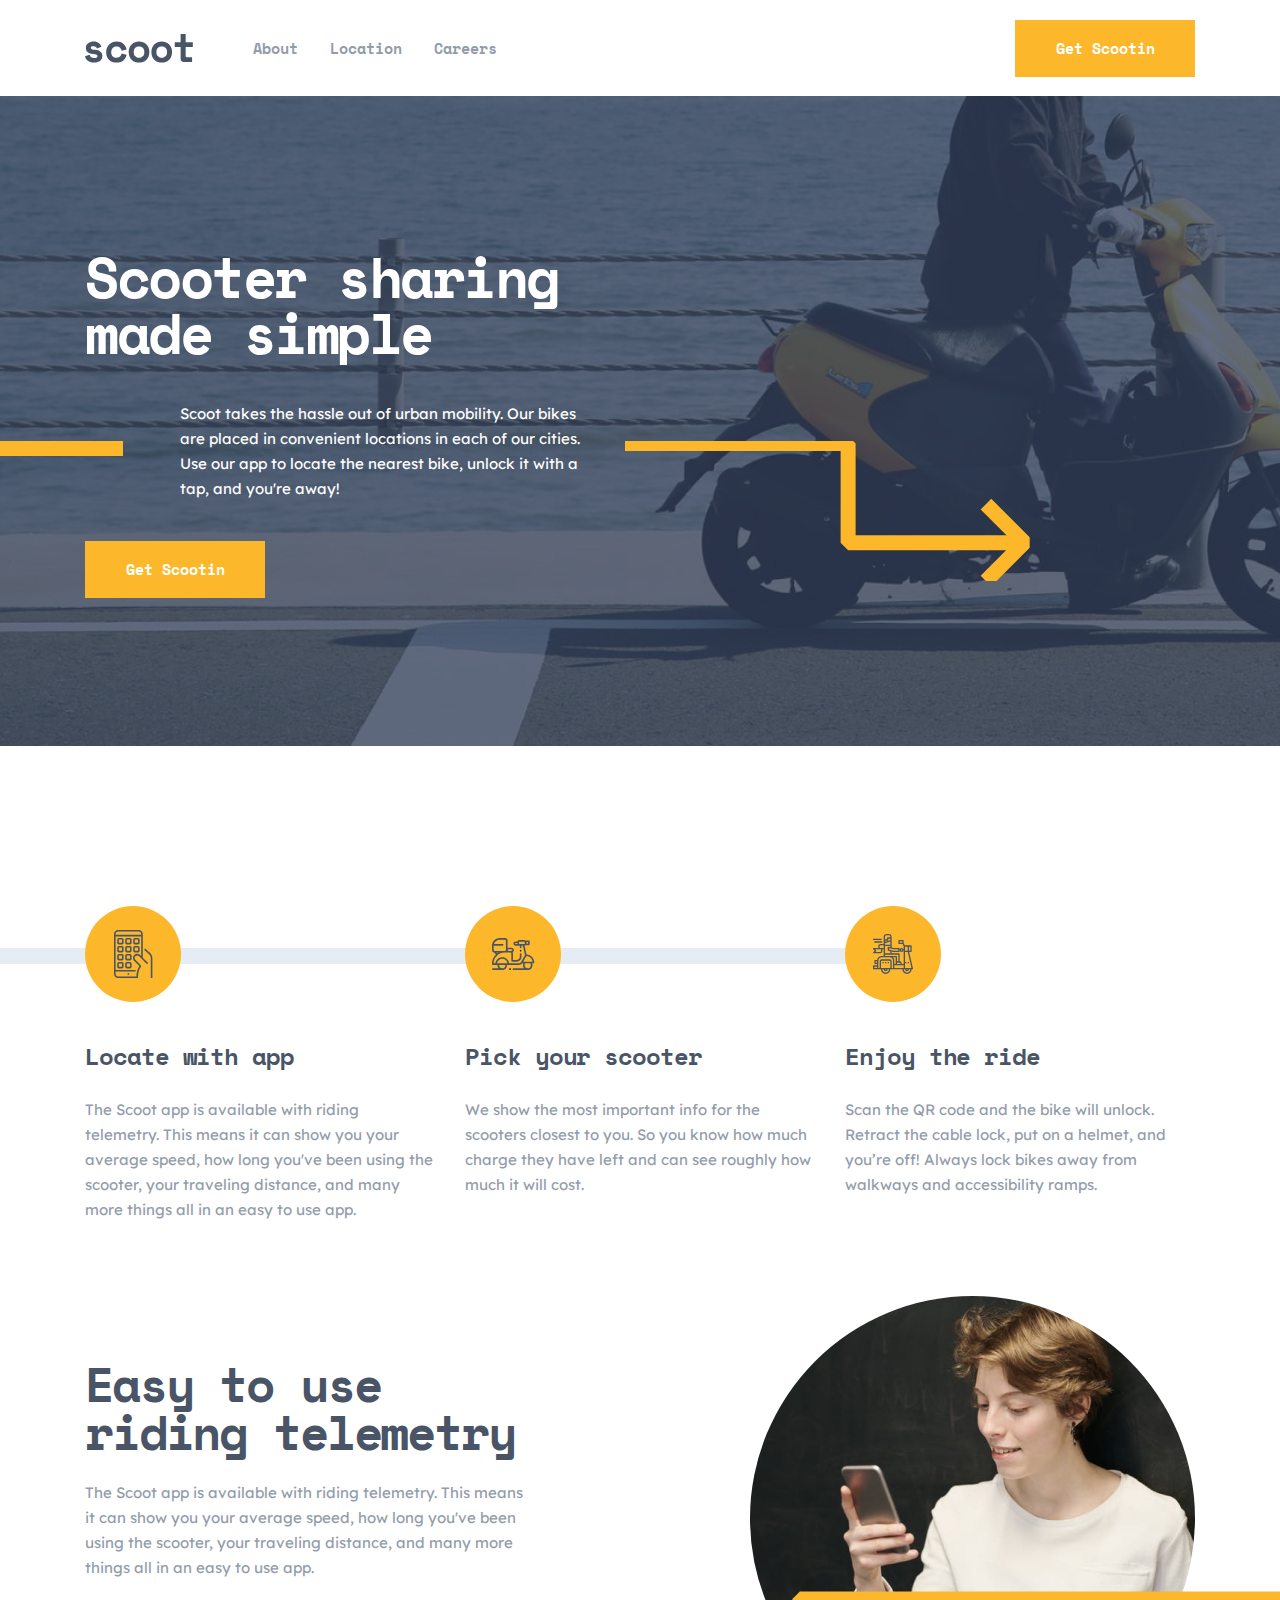
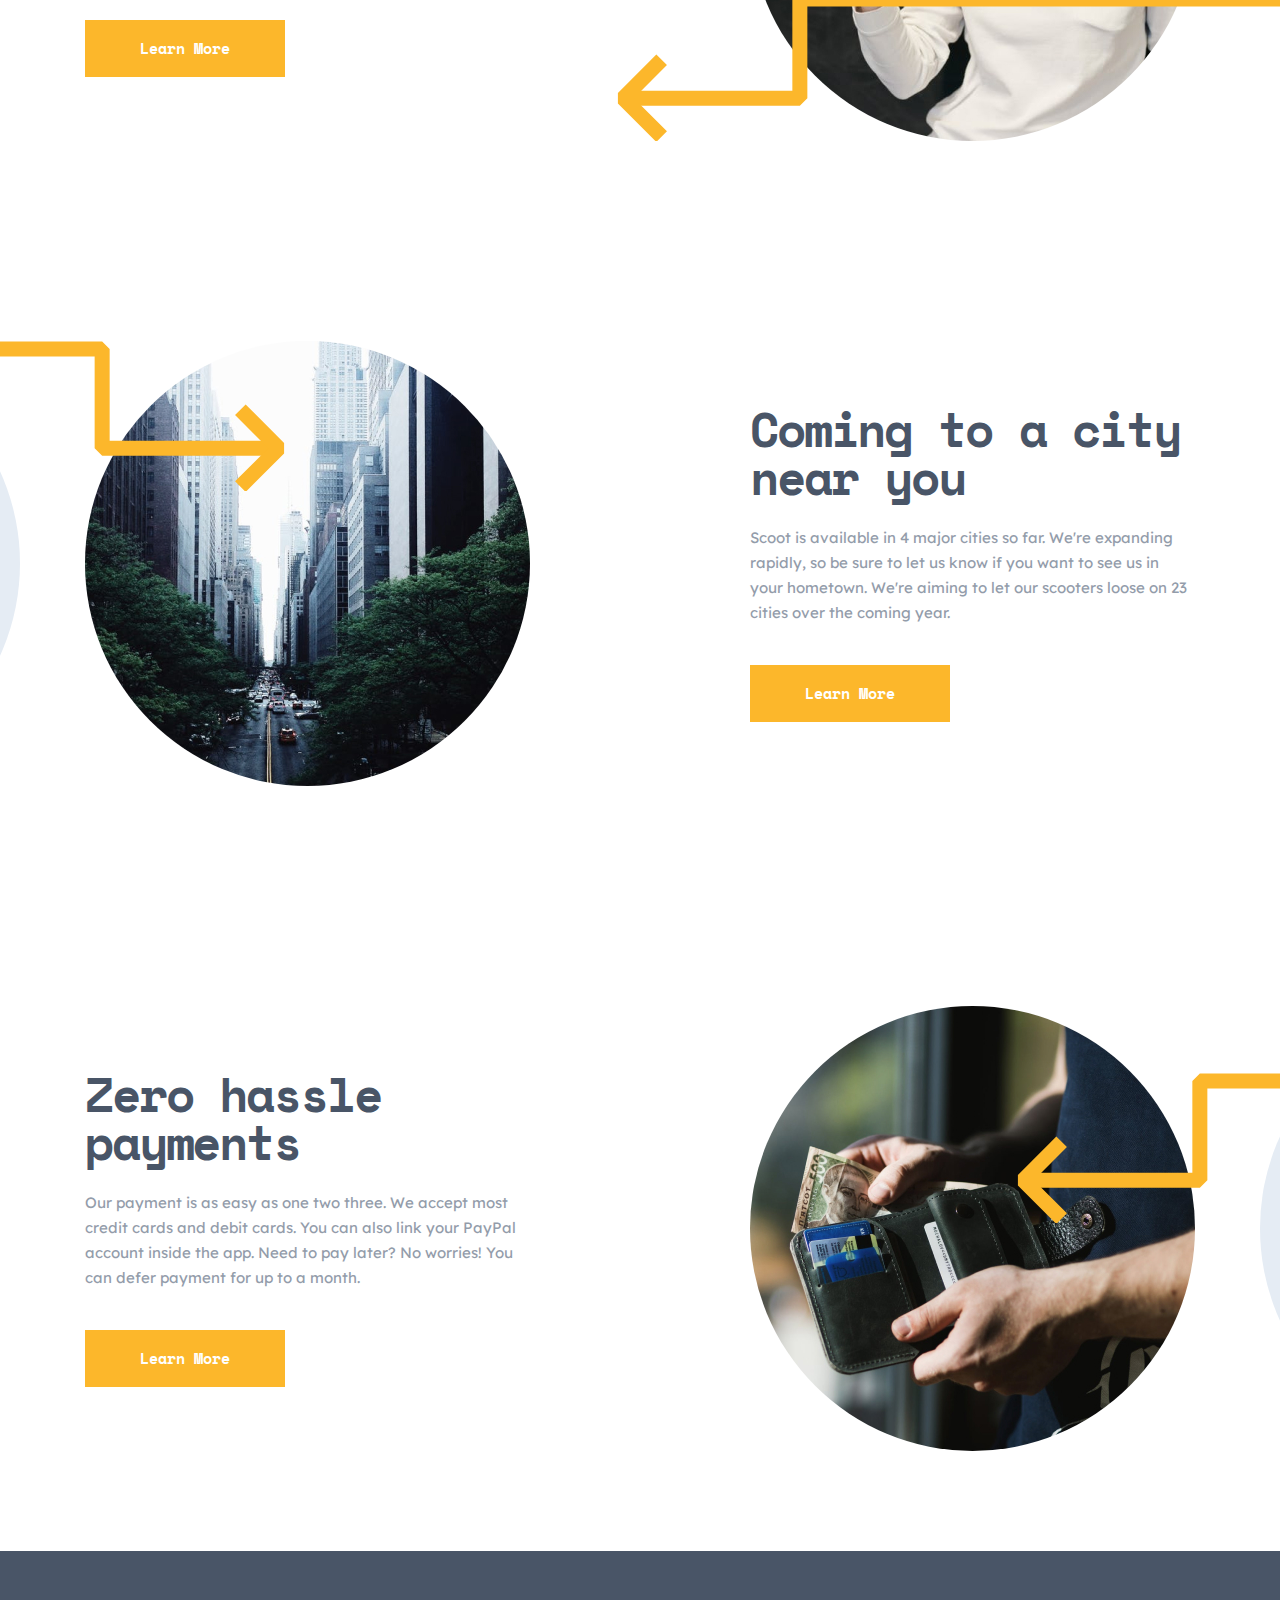
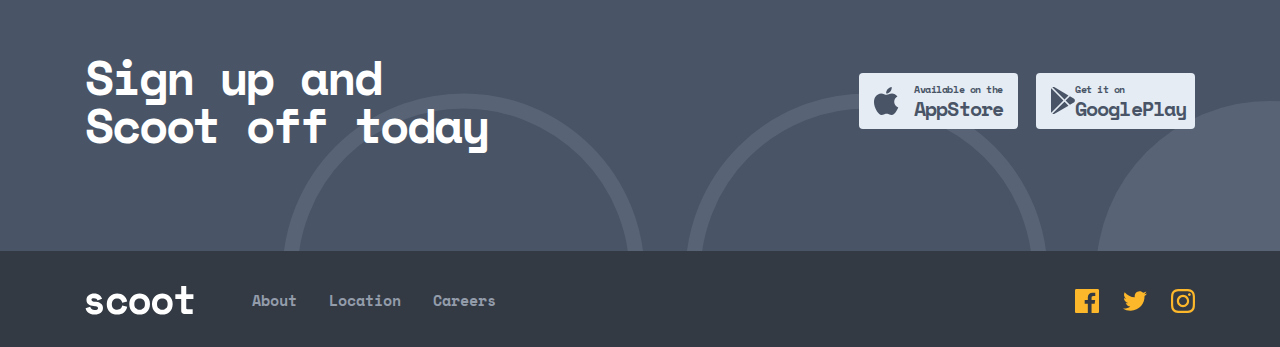
<file: index.html>
<!DOCTYPE html>
<html lang="en">
<head>
	<meta charset="UTF-8">
	<meta http-equiv="X-UA-Compatible" content="IE=edge">
	<meta name="viewport" content="width=device-width, initial-scale=1.0, minimum-scale=1.0">
	<!-- <link rel="stylesheet" href="./css/main.css"> -->
	<link rel="stylesheet" href="/css/min.css"> 
	<title>Scoot</title>
</head>
<body>
	<h1 class="visually-hidden">Online scooter shop</h1>
	<header class="header">
		<div class="header__container container">
			<div class="header__inner-wrap">
				<div class="modal">
					<h3 class="modal__heading"></h3>
				</div>
				<div class="header__img-wrap">
					<a href="./index.html"><img class="header__img" src="./images/scoot_logo.svg" alt="logo"></a>
				</div>
				
				<div class="header__mob-bacg">
					<div class="header__right">
						<nav class="header__nav-bar">
							<ul class="header__list">
								<li><a class="header__link" href="/about.html">About</a></li>
								<li><a class="header__link" href="/locations.html">Location</a></li>
								<li><a class="header__link" href="/careers.html">Careers</a></li>
							</ul>
						</nav>
						<button class="header__btn btn">Get Scootin</button>
					</div>
				</div>
				<button class="header__menu-btn">
					<img class="header__burger" src="./images/burger.svg" alt="burger">
					<img class="header__cross" src="./images/cross.svg" alt="cross">
				</button>
			</div>
		</div>
	</header>
	
	<main>
		<section class="hero"> 
			<div class="hero__container container">
				<div class="hero__inner-wrap">
					<div class="hero__left">
						<h2 class="hero__left-heading">Scooter sharing made simple</h2>
						
						<p class="hero__left-txt">Scoot takes the hassle out of urban mobility. Our bikes are placed in convenient locations in each of our cities. Use our app to locate the nearest bike, unlock it with a tap, and you're away!</p>
						
						<button class="hero__btn btn">Get Scootin</button>
					</div>
				</div>
			</div>
		</section> 
		
		<section class="stage">
			<h2 class="visually-hidden">Stages of renting or buying our scooters</h2>
			<div class="stage__container container">
				<div class="stage__inner-wrap">
					<ul class="stage__list">
						<li class="stage__list-item">
							<h3 class="stage__item-heading">Locate with app</h3>
							
							<p class="stage__item-txt">The Scoot app is available with riding telemetry. This means it can show you your average speed, how long you've been using the scooter, your traveling distance, and many more things all in an easy to use app.</p>
						</li>
						
						<li class="stage__list-item">
							<h3 class="stage__item-heading">Pick your scooter</h3>
							
							<p class="stage__item-txt">We show the most important info for the scooters closest to you. So you know how much charge they have left and can see roughly how much it will cost.</p>
						</li>
						
						<li class="stage__list-item">
							<h3 class="stage__item-heading">Enjoy the ride</h3>
							
							<p class="stage__item-txt">Scan the QR code and the bike will unlock. Retract the cable lock, put on a helmet, and you’re off! Always lock bikes away from walkways and accessibility ramps.</p>
						</li>
					</ul>
				</div>
			</div>
		</section> 
		
		<section class="function">	
			<h2 class="visually-hidden">Advantages of renting or buying our scooters</h2>
			<div class="function__container container">
				<div class="function__inner-wrap">
					<div class="function__top">
						<ul class="function__top-list">
							<li class="function__top-list-item-left">
								<h3 class="function__list-heading">Easy to use riding telemetry</h3>
								
								<p class="function__list-txt">The Scoot app is available with riding telemetry. This means it can show you your average speed, how long you've been using the scooter, your traveling distance, and many more things all in an easy to use app.</p>
								
								<button class="function__btn btn">Learn More</button>
							</li>
							
							<li class="function__top-list-item-right">
								<div class="function__img-wrapper">
									<img class="function__img" src="./images/pict.webp" alt="Woman illustrates how easy is to use scooter app">
								</div>
							</li>
						</ul>
					</div>
					
					<ul class="function__list">
						<li class="function__list-item">
							<div class="function__inner-list">
								<h3 class="function__list-heading">Coming to a city near you</h3>
								
								<p class="function__list-txt">Scoot is available in 4 major cities so far. We're expanding rapidly, so be sure to let us know if you want to see us in your hometown. We're aiming to let our scooters loose on 23 cities over the coming year.</p>
								
								<button class="function__btn btn">Learn More</button>
							</div>

							<div class="function__inner-item-img-wrap">
								<img class="function__img" src="./images/Bitmap.jpg" alt="">
							</div>
							
						</li>

						<li class="function__list-item">
							<div class="function__inner-list">
								
								<h3 class="function__list-heading">Zero hassle payments</h3>
								
								<p class="function__list-txt">Our payment is as easy as one two three. We accept most credit cards and debit cards. You can also link your PayPal account inside the app. Need to pay later? No worries! You can defer payment for up to a month.</p>
								
								<button class="function__btn btn">Learn More</button>
							</div>
							
							<div class="function__inner-item-img-wrap">
								<img class="function__img" src="./images/payment-img.jpg" alt="">
							</div>
							
						</li>
					</ul>
				</div>
			</div>
		</section>      

		<section class="download">
			<div class="download__container container">
				<div class="download__inner-wrap">
					<h2 class="visually-hidden">Dowload our app for comfort</h2>

					<h3 class="download__heading">Sign up and Scoot off today</h3>

					<ul class="download__right">
						<li class="download__list-item">
							<a class="download__link" href="#!">
								<img src="./images/apple.svg" alt="logo">
								<div class="download__item-data">
									<h4 class="download__item-txt">Available on the</h4>
									<h4 class="download__item-heading">AppStore</h4>
								</div>
							</a>
						</li>

						<li class="download__list-item">
							<a class="download__link" href="#!">
								<img src="./images/play-market.svg" alt="logo">
								<div class="download__item-data">
									<h4 class="download__item-txt">Get it on</h4>
									<h4 class="download__item-heading">GooglePlay</h4>
								</div>
							</a>
						</li>

					</ul>
				</div>
			</div>
		</section>
	</main>
	
	<footer class="footer">
		<div class="footer__container container">
			<div class="footer__inner-wrap">
				<a class="footer__logo" href="./index.html"><img src="./images/footer-logo.svg" alt=""></a>
			

			    <div class="footer__right">
			    	<nav class="footer__nav">
			    		<ul class="footer__nav-list">
			    			<li><a class="footer__link" href="/about.html">About</a></li>
			    			<li><a class="footer__link" href="/locations.html">Location</a></li>
			    			<li><a class="footer__link" href="/careers.html">Careers</a></li>
			    		</ul>
			    	</nav>
    
			    	<div class="footer__soc-media">
			    		<a href="#!"><img class="footer__img-link" src="./images/faceb.svg" alt="logo"></a>
			    		<a href="#!"><img class="footer__img-link" src="./images/twitt.svg" alt="logo"></a>
			    		<a href="#!"><img class="footer__img-link" src="./images/inst.svg" alt="logo"></a>
			    	</div>
			    </div>
			</div>
		</div>
	</footer>
	
	<script src="./js/main.js"></script>
</body>
</html>
</file>
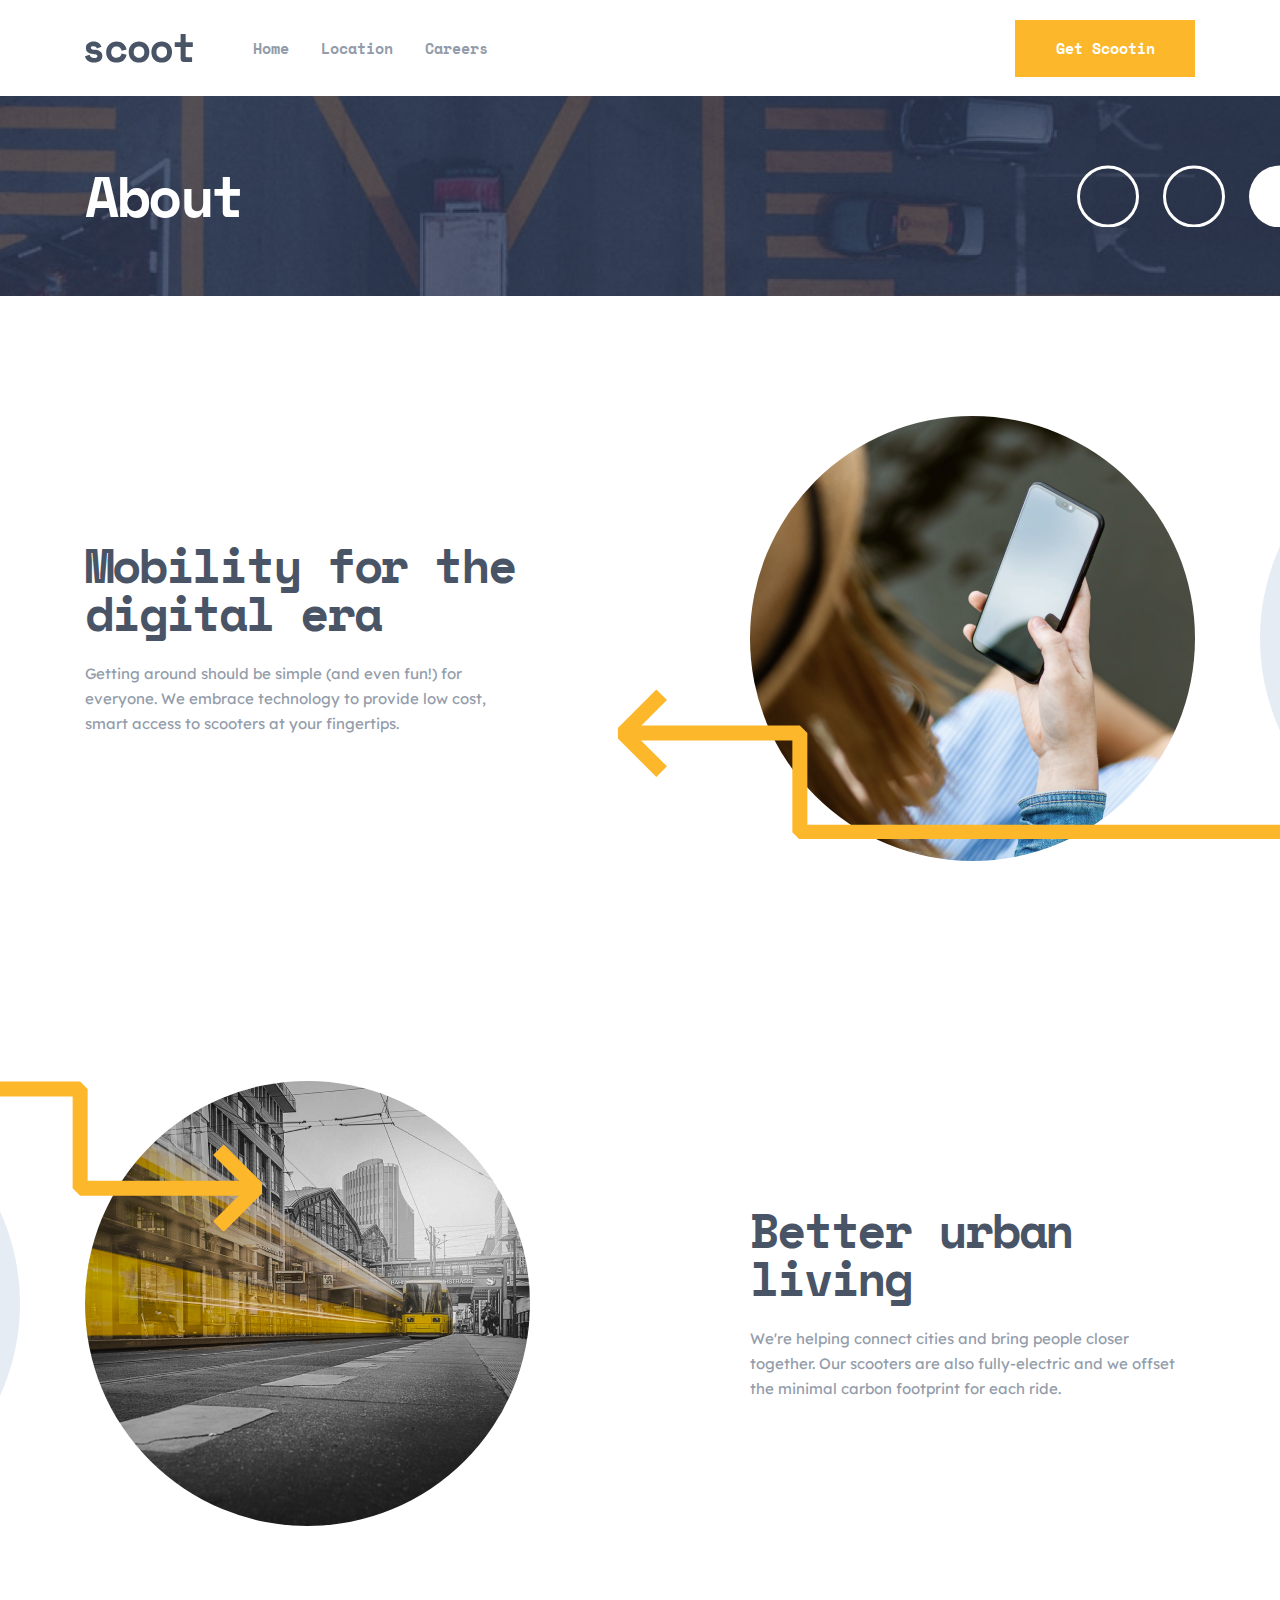
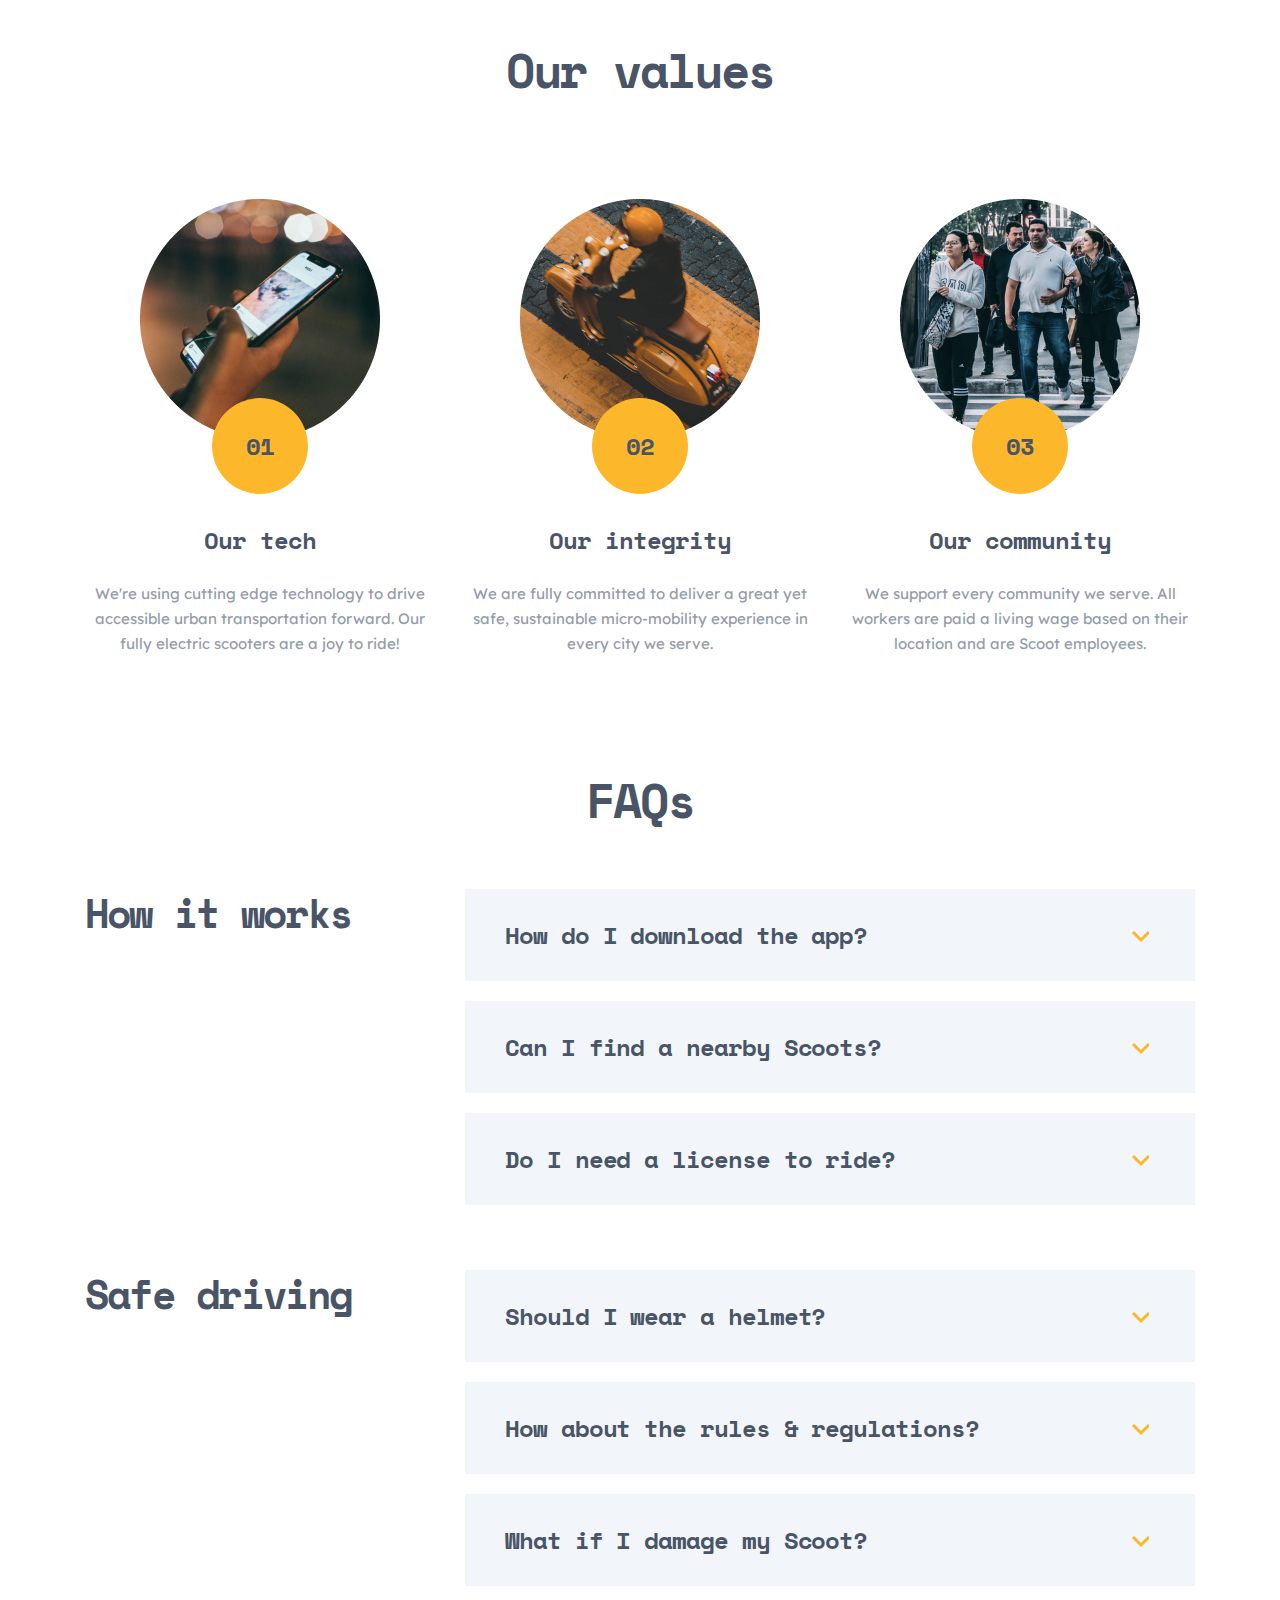
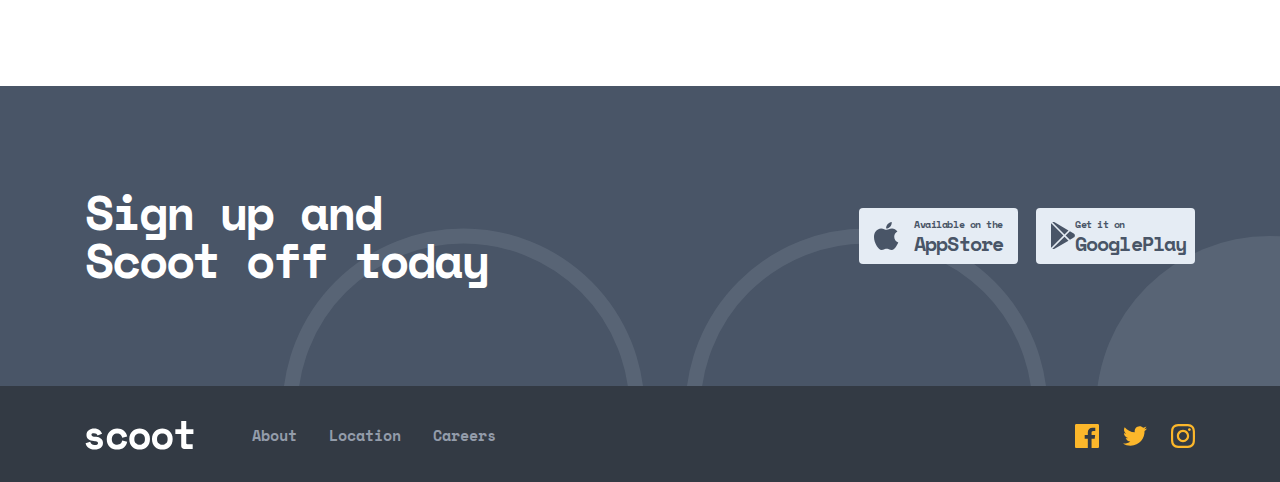
<file: about.html>
<!DOCTYPE html>
<html lang="en">
<head>
    <meta charset="UTF-8">
    <meta http-equiv="X-UA-Compatible" content="IE=edge">
    <meta name="viewport" content="width=device-width, initial-scale=1.0, min-scale=1.0">
    <!-- <link rel="stylesheet" href="/css/main.css"> -->
    <link rel="stylesheet" href="/css/min.css">
    <title>About</title>
</head>
<body>
    <h1 class="visually-hidden">Online scooter shop</h1>
	<header class="header">
		<div class="header__container container">
			<div class="header__inner-wrap">
				<div class="header__img-wrap">
					<a href="./index.html"><img class="header__img" src="./images/scoot_logo.svg" alt="logo"></a>
				</div>
				
				<div class="header__mob-bacg">
					<div class="header__right">
						<nav class="header__nav-bar">
							<ul class="header__list">
								<li><a class="header__link" href="/index.html">Home</a></li>
								<li><a class="header__link" href="/locations.html">Location</a></li>
								<li><a class="header__link" href="/careers.html">Careers</a></li>
							</ul>
						</nav>
						<button class="header__btn btn">Get Scootin</button>
					</div>
				</div>
				<button class="header__menu-btn">
					<img class="header__burger" src="./images/burger.svg" alt="burger">
					<img class="header__cross" src="./images/cross.svg" alt="cross">
				</button>
			</div>
		</div>
	</header>

    <main>
        <section class="ahero">
            <div class="ahero__container container">
                <div class="ahero__inner-wrap">
                    <h2 class="ahero__heading">About</h2>
                </div>
            </div>
        </section>

        <section class="about">
            <div class="about__container container">
                <div class="about__inner-wrap">
                    <ul class="about__list">
						<li class="about__list-item">
							<div class="about__inner-list">
								<h3 class="about__list-heading">Mobility for the digital era</h3>
								
								<p class="about__list-txt">Getting around should be simple (and even fun!) for everyone. We embrace technology to provide low cost, smart access to scooters at your fingertips.</p>
							</div>

							<div class="about__inner-item-img-wrap">
								<img class="about__img" src="./images/aboot-img1.png" alt="">
							</div>
						</li>

						<li class="about__list-item">
							<div class="about__inner-list">
								<h3 class="about__list-heading">Better urban living</h3>
								
								<p class="about__list-txt">We're helping connect cities and bring people closer together. Our scooters are also fully-electric and we offset the minimal carbon footprint for each ride.</p>					
							</div>
							
							<div class="about__inner-item-img-wrap">
								<img class="about__img" src="./images/aboot-img2.png" alt="">
							</div>
							
						</li>
					</ul>
                </div>
            </div>
        </section>

        <section class="value">
            <div class="value__container container">
                <div class="value__inner-wrap">
                    <h2 class="value__heading">Our values</h2>

                    <ul class="value__list">
                        <li class="value__list-item">
                            <div class="value__img-wrapper">
                                <img src="/images/value-img1.png" alt="man holding a phone">
                                <span class="value__num">01</span>
                            </div>

                            <h3 class="value__item-heading">Our tech</h3>

                            <p class="value__item-txt">We're using cutting edge technology to drive accessible urban transportation forward. Our fully electric scooters are a joy to ride!</p>
                        </li>

                        <li class="value__list-item">
                            <div class="value__img-wrapper">
                                <img src="/images/value-img2.png" alt="man holding a phone">
                                <span class="value__num">02</span>
                            </div>

                            <h3 class="value__item-heading">Our integrity</h3>

                            <p class="value__item-txt">We are fully committed to deliver a great yet safe, sustainable micro-mobility experience in every city we serve.</p>
                        </li>

                        <li class="value__list-item">
                            <div class="value__img-wrapper">
                                <img src="/images/value-img3.png" alt="man holding a phone">
                                <span class="value__num">03</span>
                            </div>

                            <h3 class="value__item-heading">Our community</h3>

                            <p class="value__item-txt">We support every community we serve. All workers are paid a living wage based on their location and are Scoot employees.</p>
                        </li>
                    </ul>
                </div>
            </div>
        </section>

        <section class="faq">
            <div class="faq__container container">
                <div class="faq__inner-wrap">
                    <h2 class="faq__heading">FAQs</h2>

                    <div class="faq__questions-type">
                        <ul class="faq__list">
                            <li class="faq__list-big-wrap">
                                <div>
                                    <h3 class="faq__item-heading">How it works</h3>
                                </div>
                                <div class="faq__question-right">
                                    <div class="faq__list-item">
                                        <ul class="faq__item-right">
                                            <li class="faq__right-question">
                                                <div class="faq__question-wrap">
                                                    <h4 class="faq__question-heading">How do I download the app?</h4>
                                                    <button class="faq__qiestion-btn">
                                                        <img class="faq__opened-btn" src="./images/faq-open-arrow.svg" alt="btn">
                                                        <img class="faq__closed-btn" src="./images/faq-close-arrow.svg" alt="btn">
                                                    </button>
                                                </div>
                                                <p class="faq__answer">To download the Scoot app, you can search “Scoot” in both the App and Google Play stores. An even simpler way to do it would be to click the relevant link at the bottom of this page and you'll be re-directed to the correct page.</p>
                                            </li>
                                        </ul>
                                    </div>
                                    <div class="faq__list-item">
                                        <ul class="faq__item-right">
                                            <li class="faq__right-question">
                                                <div class="faq__question-wrap">
                                                    <h4 class="faq__question-heading">Can I find a nearby Scoots?</h4>
                                                    <button class="faq__qiestion-btn">
                                                        <img class="faq__opened-btn" src="./images/faq-open-arrow.svg" alt="btn">
                                                        <img class="faq__closed-btn" src="./images/faq-close-arrow.svg" alt="btn">
                                                    </button>
                                                </div>
                                                <p class="faq__answer">To download the Scoot app, you can search “Scoot” in both the App and Google Play stores. An even simpler way to do it would be to click the relevant link at the bottom of this page and you'll be re-directed to the correct page.</p>
                                            </li>
                                        </ul>
                                    </div>
                                    <div class="faq__list-item">
                                        <ul class="faq__item-right">
                                            <li class="faq__right-question">
                                                <div class="faq__question-wrap">
                                                    <h4 class="faq__question-heading">Do I need a license to ride?</h4>
                                                    <button class="faq__qiestion-btn">
                                                        <img class="faq__opened-btn" src="./images/faq-open-arrow.svg" alt="btn">
                                                        <img class="faq__closed-btn" src="./images/faq-close-arrow.svg" alt="btn">
                                                    </button>
                                                </div>
                                                <p class="faq__answer">To download the Scoot app, you can search “Scoot” in both the App and Google Play stores. An even simpler way to do it would be to click the relevant link at the bottom of this page and you'll be re-directed to the correct page.</p>
                                            </li>
                                        </ul>
                                    </div>
                                </div>
                            </li>

                            <li class="faq__list-big-wrap">
                                <div>
                                    <h3 class="faq__item-heading">Safe driving</h3>
                                </div>
                                <div class="faq__question-right">
                                    <div class="faq__list-item">
                                        <ul class="faq__item-right">
                                            <li class="faq__right-question">
                                                <div class="faq__question-wrap">
                                                    <h4 class="faq__question-heading">Should I wear a helmet?</h4>
                                                    <button class="faq__qiestion-btn">
                                                        <img class="faq__opened-btn" src="./images/faq-open-arrow.svg" alt="btn">
                                                        <img class="faq__closed-btn" src="./images/faq-close-arrow.svg" alt="btn">
                                                    </button>
                                                </div>
                                                <p class="faq__answer">Yes, please do! All cities have different laws. But we strongly strongly strongly recommend always wearing a helmet regardless of the local laws. We like you and we want you to be as safe as possible while Scooting.</p>
                                            </li>
                                        </ul>
                                    </div>
                                    <div class="faq__list-item">
                                        <ul class="faq__item-right">
                                            <li class="faq__right-question">
                                                <div class="faq__question-wrap">
                                                    <h4 class="faq__question-heading">How about the rules & regulations?</h4>
                                                    <button class="faq__qiestion-btn">
                                                        <img class="faq__opened-btn" src="./images/faq-open-arrow.svg" alt="btn">
                                                        <img class="faq__closed-btn" src="./images/faq-close-arrow.svg" alt="btn">
                                                    </button>
                                                </div>
                                                <p class="faq__answer">Yes, please do! All cities have different laws. But we strongly strongly strongly recommend always wearing a helmet regardless of the local laws. We like you and we want you to be as safe as possible while Scooting.</p>
                                            </li>
                                        </ul>
                                    </div>
                                    <div class="faq__list-item">
                                        <ul class="faq__item-right">
                                            <li class="faq__right-question">
                                                <div class="faq__question-wrap">
                                                    <h4 class="faq__question-heading">What if I damage my Scoot?</h4>
                                                    <button class="faq__qiestion-btn">
                                                        <img class="faq__opened-btn" src="./images/faq-open-arrow.svg" alt="btn">
                                                        <img class="faq__closed-btn" src="./images/faq-close-arrow.svg" alt="btn">
                                                    </button>
                                                </div>
                                                <p class="faq__answer">Yes, please do! All cities have different laws. But we strongly strongly strongly recommend always wearing a helmet regardless of the local laws. We like you and we want you to be as safe as possible while Scooting.</p>
                                            </li>
                                        </ul>
                                    </div>
                                </div>
                            </li>
                        </ul>
                    </div>
                </div>
            </div>
        </section>

        <section class="download">
			<div class="download__container container">
				<div class="download__inner-wrap">
					<h2 class="visually-hidden">Dowload our app for comfort</h2>

					<h3 class="download__heading">Sign up and Scoot off today</h3>

					<ul class="download__right">
						<li class="download__list-item">
							<a class="download__link" href="#!">
								<img src="./images/apple.svg" alt="logo">
								<div class="download__item-data">
									<h4 class="download__item-txt">Available on the</h4>
									<h4 class="download__item-heading">AppStore</h4>
								</div>
							</a>
						</li>

						<li class="download__list-item">
							<a class="download__link" href="#!">
								<img src="./images/play-market.svg" alt="logo">
								<div class="download__item-data">
									<h4 class="download__item-txt">Get it on</h4>
									<h4 class="download__item-heading">GooglePlay</h4>
								</div>
							</a>
						</li>

					</ul>
				</div>
			</div>
		</section>
    </main>

    <footer class="footer">
		<div class="footer__container container">
			<div class="footer__inner-wrap">
				<a class="footer__logo" href="./index.html"><img src="./images/footer-logo.svg" alt=""></a>
			

			    <div class="footer__right">
			    	<nav class="footer__nav">
			    		<ul class="footer__nav-list">
			    			<li><a class="footer__link" href="/about.html">About</a></li>
			    			<li><a class="footer__link" href="#!">Location</a></li>
			    			<li><a class="footer__link" href="/careers.html">Careers</a></li>
			    		</ul>
			    	</nav>
    
			    	<div class="footer__soc-media">
			    		<a href="#!"><img src="./images/faceb.svg" alt="logo"></a>
			    		<a href="#!"><img src="./images/twitt.svg" alt="logo"></a>
			    		<a href="#!"><img src="./images/inst.svg" alt="logo"></a>
			    	</div>
			    </div>
			</div>
		</div>
	</footer>
    

    <script src="/js/main.js"></script>

</body>
</html>
</file>
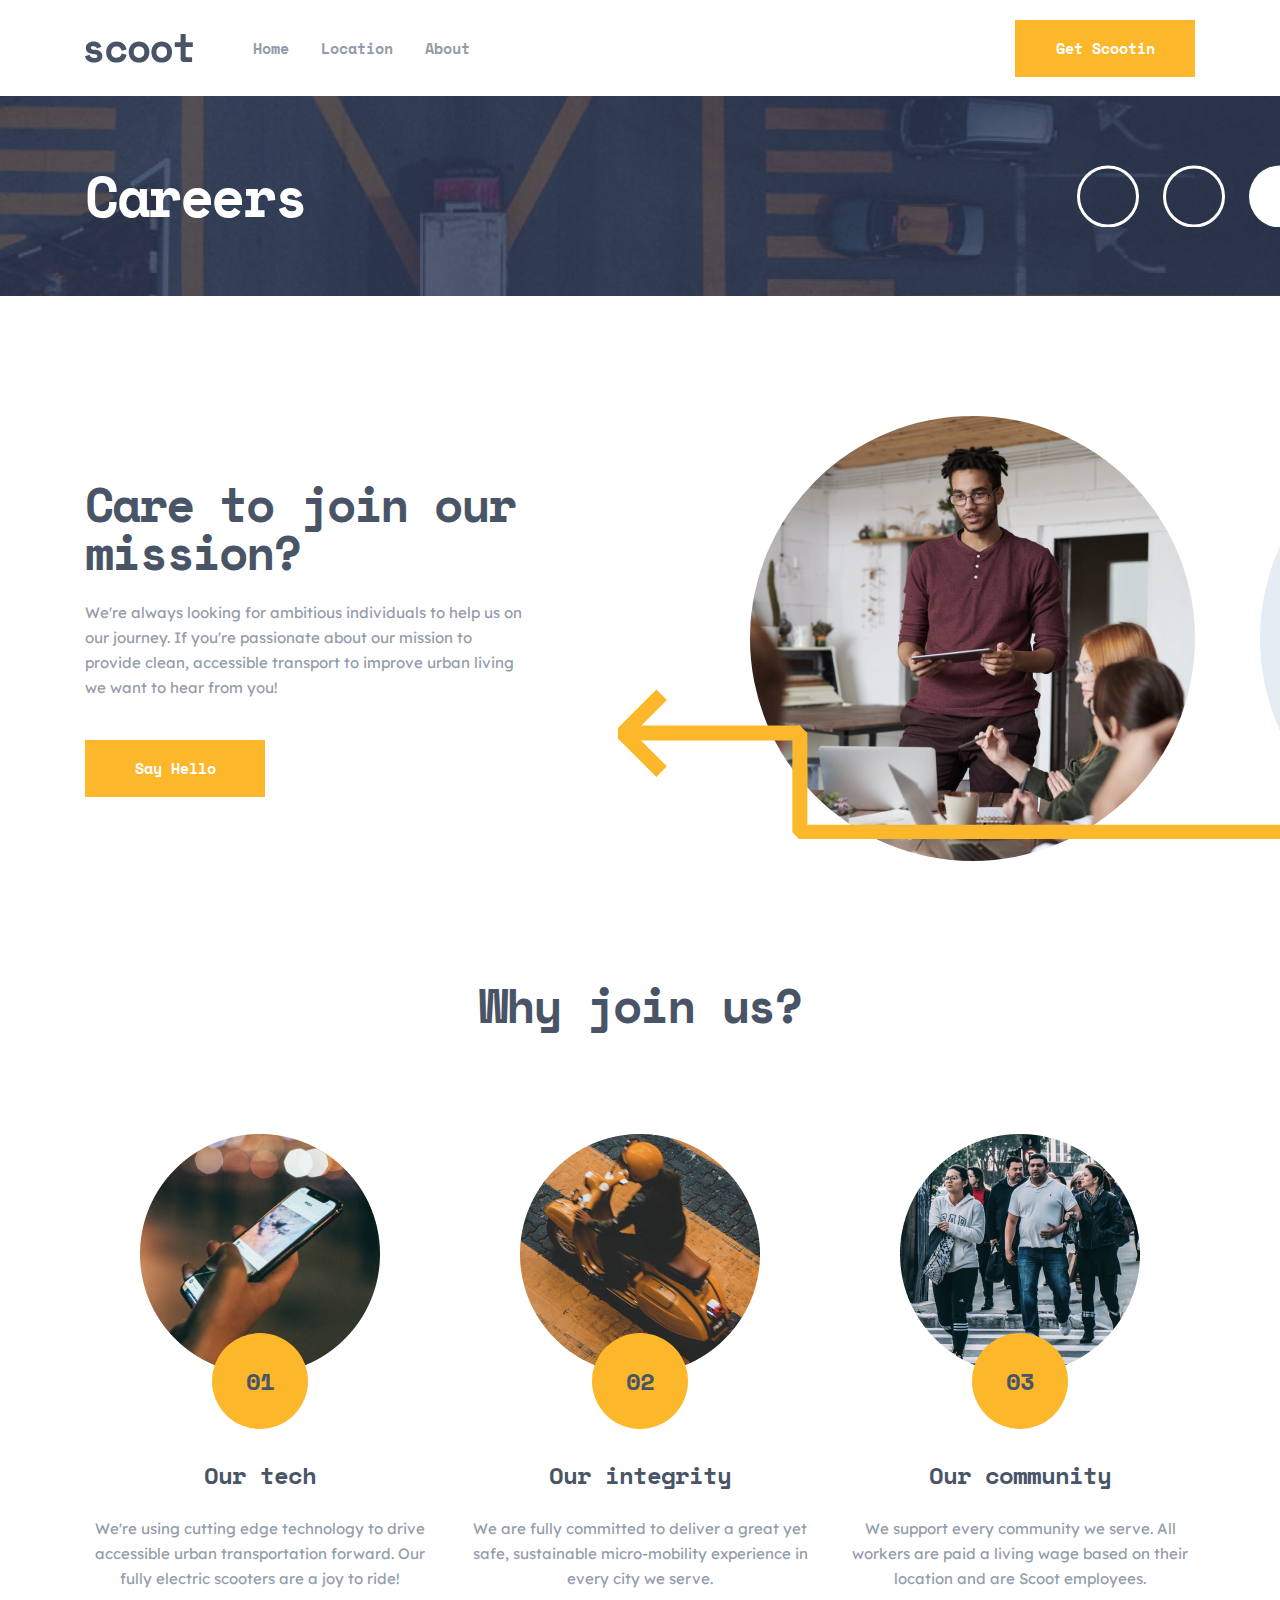
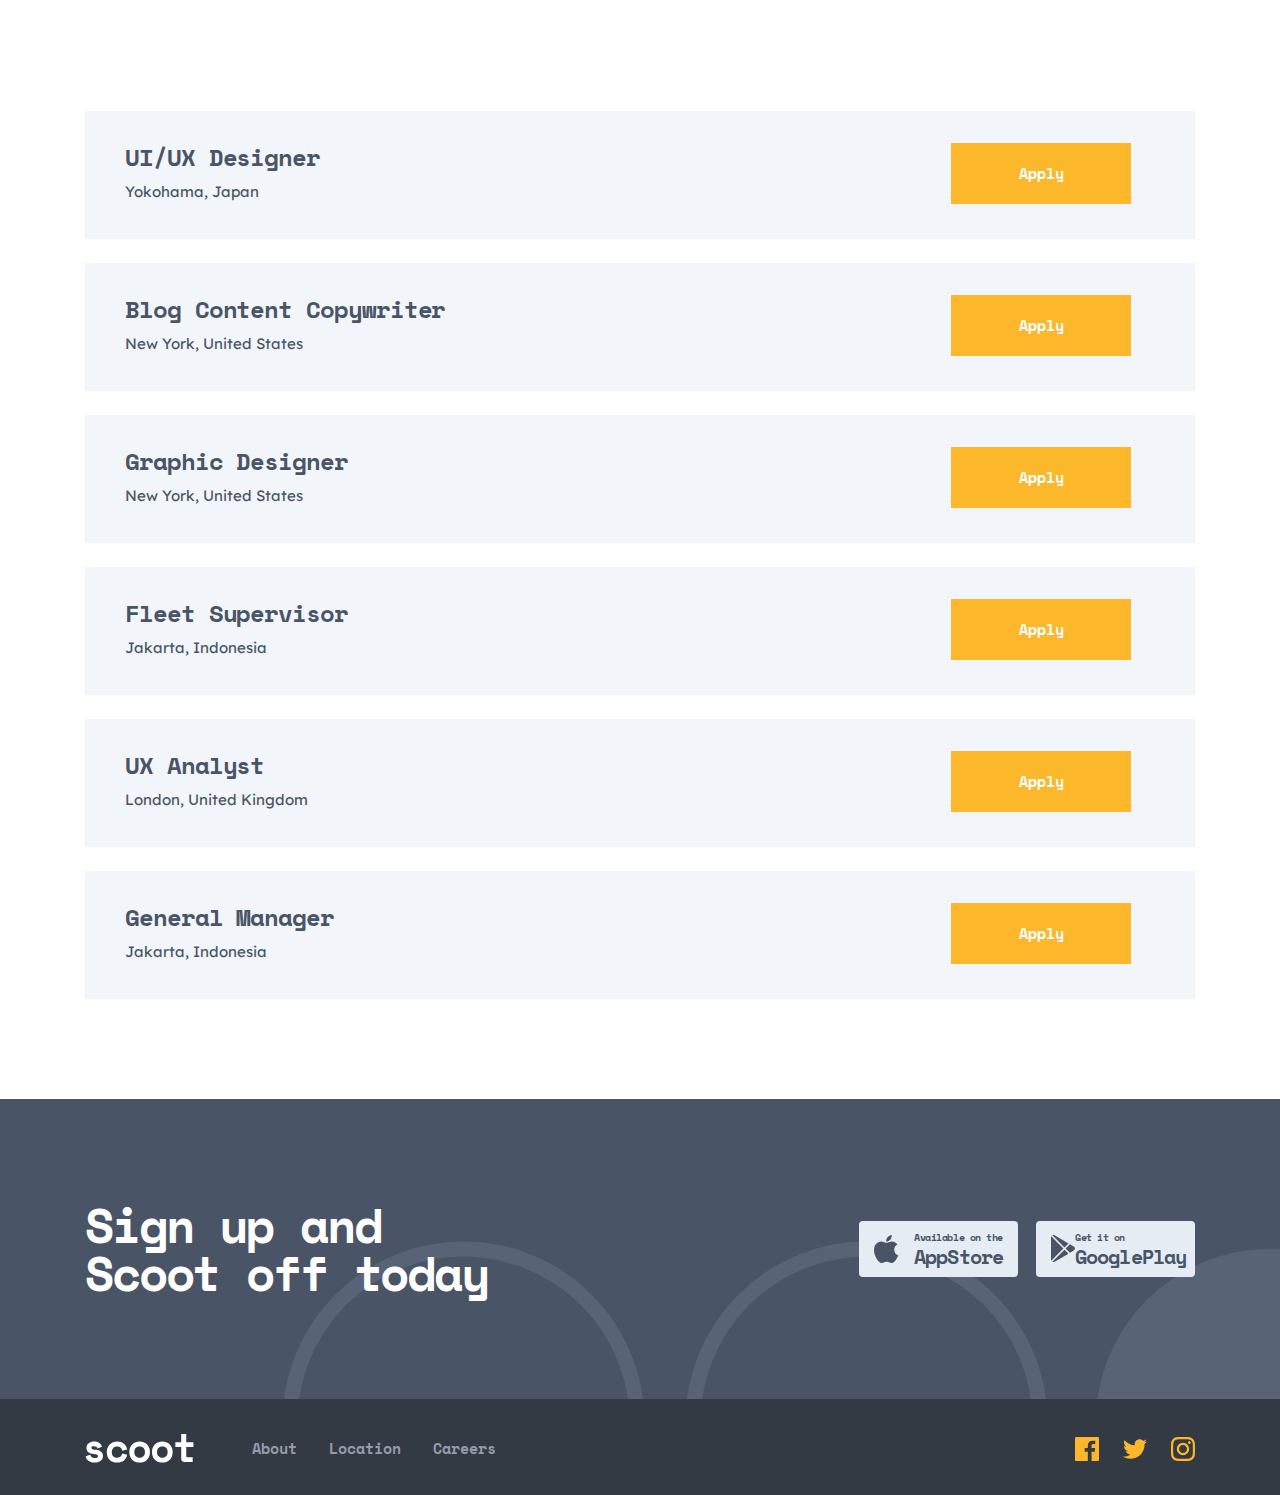
<file: careers.html>
<!DOCTYPE html>
<html lang="en">
<head>
    <meta charset="UTF-8">
    <meta http-equiv="X-UA-Compatible" content="IE=edge">
    <meta name="viewport" content="width=device-width, initial-scale=1.0, min-scale=1.0">
    <!-- <link rel="stylesheet" href="/css/main.css"> -->
    <link rel="stylesheet" href="/css/min.css">
    <title>Careers</title>
</head>
<body>
    <h1 class="visually-hidden">Online scooter shop</h1>
	<header class="header">
		<div class="header__container container">
			<div class="header__inner-wrap">
				<div class="header__img-wrap">
					<a href="./index.html"><img class="header__img" src="./images/scoot_logo.svg" alt="logo"></a>
				</div>
				
				<div class="header__mob-bacg">
					<div class="header__right">
						<nav class="header__nav-bar">
							<ul class="header__list">
								<li><a class="header__link" href="/index.html">Home</a></li>
								<li><a class="header__link" href="/locations.html">Location</a></li>
								<li><a class="header__link" href="/about.html">About</a></li>
							</ul>
						</nav>
						<button class="header__btn btn">Get Scootin</button>
					</div>
				</div>
				<button class="header__menu-btn">
					<img class="header__burger" src="./images/burger.svg" alt="burger">
					<img class="header__cross" src="./images/cross.svg" alt="cross">
				</button>
			</div>
		</div>
	</header>

    <main>
        <section class="ahero">
            <div class="ahero__container container">
                <div class="ahero__inner-wrap">
                    <h2 class="ahero__heading">Careers</h2>
                </div>
            </div>
        </section>

        <section class="about">
            <div class="about__container container">
                <div class="about__inner-wrap">
                    <ul class="about__list">
						<li class="about__list-item">
							<div class="about__inner-list">
								<h3 class="about__list-heading">Care to join our mission?</h3>
								
								<p class="about__list-txt">We're always looking for ambitious individuals to help us on our journey. If you're passionate about our mission to provide clean, accessible transport to improve urban living we want to hear from you!</p>

                                <button class="cereers__btn">Say Hello</button>
							</div>

							<div class="about__inner-item-img-wrap">
								<img class="about__img" src="./images/careers-img1.png" alt="">
							</div>
						</li>
					</ul>
                </div>
            </div>
        </section>

        <section class="value">
            <div class="value__container container">
                <div class="value__inner-wrap">
                    <h2 class="value__heading">Why join us?</h2>

                    <ul class="value__list">
                        <li class="value__list-item">
                            <div class="value__img-wrapper">
                                <img src="/images/value-img1.png" alt="man holding a phone">
                                <span class="value__num">01</span>
                            </div>

                            <h3 class="value__item-heading">Our tech</h3>

                            <p class="value__item-txt">We're using cutting edge technology to drive accessible urban transportation forward. Our fully electric scooters are a joy to ride!</p>
                        </li>

                        <li class="value__list-item">
                            <div class="value__img-wrapper">
                                <img src="/images/value-img2.png" alt="man holding a phone">
                                <span class="value__num">02</span>
                            </div>

                            <h3 class="value__item-heading">Our integrity</h3>

                            <p class="value__item-txt">We are fully committed to deliver a great yet safe, sustainable micro-mobility experience in every city we serve.</p>
                        </li>

                        <li class="value__list-item">
                            <div class="value__img-wrapper">
                                <img src="/images/value-img3.png" alt="man holding a phone">
                                <span class="value__num">03</span>
                            </div>

                            <h3 class="value__item-heading">Our community</h3>

                            <p class="value__item-txt">We support every community we serve. All workers are paid a living wage based on their location and are Scoot employees.</p>
                        </li>
                    </ul>
                </div>
            </div>
        </section>

        <section class="careers">
            <div class="careers__container container">
                <div class="careers__inner-wrap">
                    <ul class="careers__list">
                        <li class="careers__list-item">
                            <div class="careers__list-inner">
                                <div class="careers__item-left">
                                    <h3 class="careers__item-heading">UI/UX Designer</h3>
                                    <p class="careers__item-txt">Yokohama, Japan</p>
                                </div>
                                <button class="careers__apply-btn">Apply</button>
                            </div>
                        </li>
                        <li class="careers__list-item">
                            <div class="careers__list-inner">
                                <div class="careers__item-left">
                                    <h3 class="careers__item-heading">Blog Content Copywriter</h3>
                                    <p class="careers__item-txt">New York, United States</p>
                                </div>
                                <button class="careers__apply-btn">Apply</button>
                            </div>
                        </li>
                        <li class="careers__list-item">
                            <div class="careers__list-inner">
                                <div class="careers__item-left">
                                    <h3 class="careers__item-heading">Graphic Designer</h3>
                                    <p class="careers__item-txt">New York, United States</p>
                                </div>
                                <button class="careers__apply-btn">Apply</button>
                            </div>
                        </li>
                        <li class="careers__list-item">
                            <div class="careers__list-inner">
                                <div class="careers__item-left">
                                    <h3 class="careers__item-heading">Fleet Supervisor</h3>
                                    <p class="careers__item-txt">Jakarta, Indonesia</p>
                                </div>
                                <button class="careers__apply-btn">Apply</button>
                            </div>
                        </li>
                        <li class="careers__list-item">
                            <div class="careers__list-inner">
                                <div class="careers__item-left">
                                    <h3 class="careers__item-heading">UX Analyst</h3>
                                    <p class="careers__item-txt">London, United Kingdom</p>
                                </div>
                                <button class="careers__apply-btn">Apply</button>
                            </div>
                        </li>
                        <li class="careers__list-item">
                            <div class="careers__list-inner">
                                <div class="careers__item-left">
                                    <h3 class="careers__item-heading">General Manager</h3>
                                    <p class="careers__item-txt">Jakarta, Indonesia</p>
                                </div>
                                <button class="careers__apply-btn">Apply</button>
                            </div>
                        </li>
                    </ul>
                </div>
            </div>
        </section>

        <section class="download">
			<div class="download__container container">
				<div class="download__inner-wrap">
					<h2 class="visually-hidden">Dowload our app for comfort</h2>

					<h3 class="download__heading">Sign up and Scoot off today</h3>

					<ul class="download__right">
						<li class="download__list-item">
							<a class="download__link" href="#!">
								<img src="./images/apple.svg" alt="logo">
								<div class="download__item-data">
									<h4 class="download__item-txt">Available on the</h4>
									<h4 class="download__item-heading">AppStore</h4>
								</div>
							</a>
						</li>

						<li class="download__list-item">
							<a class="download__link" href="#!">
								<img src="./images/play-market.svg" alt="logo">
								<div class="download__item-data">
									<h4 class="download__item-txt">Get it on</h4>
									<h4 class="download__item-heading">GooglePlay</h4>
								</div>
							</a>
						</li>

					</ul>
				</div>
			</div>
		</section>
    </main>

    <footer class="footer">
		<div class="footer__container container">
			<div class="footer__inner-wrap">
				<a class="footer__logo" href="./index.html"><img src="./images/footer-logo.svg" alt=""></a>
			

			    <div class="footer__right">
			    	<nav class="footer__nav">
			    		<ul class="footer__nav-list">
			    			<li><a class="footer__link" href="/about.html">About</a></li>
			    			<li><a class="footer__link" href="#!">Location</a></li>
			    			<li><a class="footer__link" href="/careers.html">Careers</a></li>
			    		</ul>
			    	</nav>
    
			    	<div class="footer__soc-media">
			    		<a href="#!"><img src="./images/faceb.svg" alt="logo"></a>
			    		<a href="#!"><img src="./images/twitt.svg" alt="logo"></a>
			    		<a href="#!"><img src="./images/inst.svg" alt="logo"></a>
			    	</div>
			    </div>
			</div>
		</div>
	</footer>
    

    <script src="/js/main.js"></script>

</body>
</html>
</file>
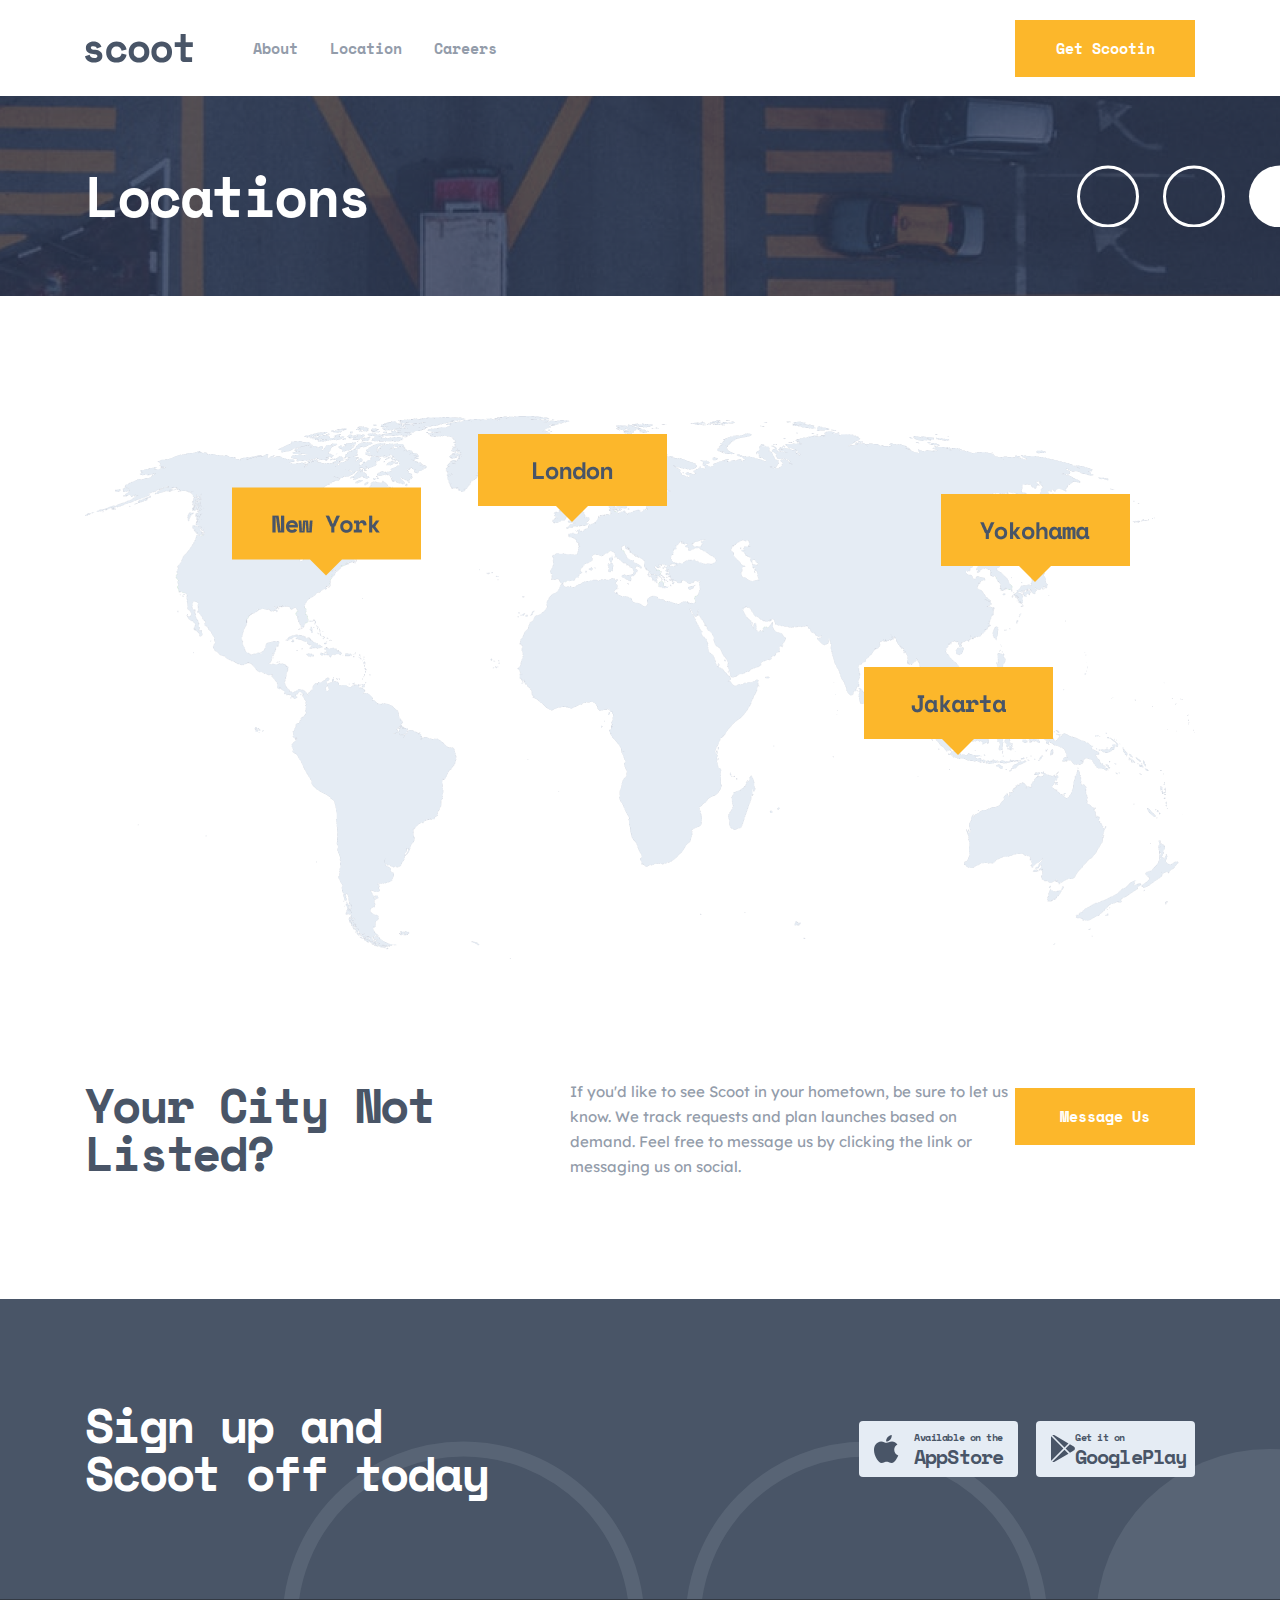
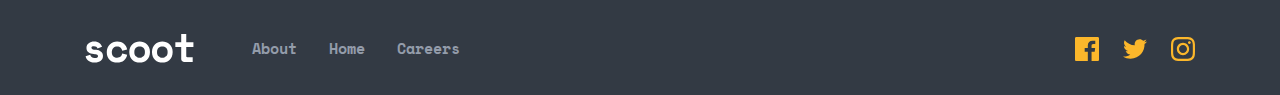
<file: locations.html>
<!DOCTYPE html>
<html lang="en">
<head>
    <meta charset="UTF-8">
    <meta http-equiv="X-UA-Compatible" content="IE=edge">
    <meta name="viewport" content="width=device-width, initial-scale=1.0, minimum-scale=1.0">
    <!-- <link rel="stylesheet" href="./css/main.css"> -->
	<link rel="stylesheet" href="/css/min.css">
    <title>locations</title>
</head>
<body>
    <h1 class="visually-hidden">Online scooter shop</h1>
	<header class="header">
		<div class="header__container container">
			<div class="header__inner-wrap">
				<div class="modal">
					
				</div>
				<div class="header__img-wrap">
					<a href="./index.html"><img class="header__img" src="./images/scoot_logo.svg" alt="logo"></a>
				</div>
				
				<div class="header__mob-bacg">
					<div class="header__right">
						<nav class="header__nav-bar">
							<ul class="header__list">
								<li><a class="header__link" href="/about.html">About</a></li>
								<li><a class="header__link" href="#!">Location</a></li>
								<li><a class="header__link" href="/careers.html">Careers</a></li>
							</ul>
						</nav>
						<button class="header__btn btn">Get Scootin</button>
					</div>
				</div>
				<button class="header__menu-btn">
					<img class="header__burger" src="./images/burger.svg" alt="burger">
					<img class="header__cross" src="./images/cross.svg" alt="cross">
				</button>
			</div>
		</div>
	</header>

    <main>
        
        <section class="ahero">
            <div class="ahero__container container">
                <div class="ahero__inner-wrap">
                    <h2 class="ahero__heading">Locations</h2>
                </div>
            </div>
        </section>

        <section class="location">
            <div class="location__container container">
                <img class="location__img" src="/images/map.png" alt="map">
                <img class="location__img-mob" src="/images/map-mob.png" alt="map">
                
                <div class="location__link-wrap">
                    <a class="location__link" href="#!">New York</a>
                    <a class="location__link" href="#!">London</a>
                    <a class="location__link" href="#!">Jakarta</a>
                    <a class="location__link" href="#!">Yokohama</a>
                </div>
            </div>
        </section>
        
        <section class="massage">
            <div class="massage__container container">
                <div class="massage__inner-wrap">
                    <h3 class="massage__heading">Your City Not Listed?</h3>

                    <p class="massage__txt">If you'd like to see Scoot in your hometown, be sure to let us know. We track requests and plan launches based on demand. Feel free to message us by clicking the link or messaging us on social.</p>

                    <button class="massage__btn">Message Us</button>
                </div>
            </div>
        </section>
        
        <section class="download">
			<div class="download__container container">
				<div class="download__inner-wrap">
					<h2 class="visually-hidden">Dowload our app for comfort</h2>

					<h3 class="download__heading">Sign up and Scoot off today</h3>

					<ul class="download__right">
						<li class="download__list-item">
							<a class="download__link" href="#!">
								<img src="./images/apple.svg" alt="logo">
								<div class="download__item-data">
									<h4 class="download__item-txt">Available on the</h4>
									<h4 class="download__item-heading">AppStore</h4>
								</div>
							</a>
						</li>

						<li class="download__list-item">
							<a class="download__link" href="#!">
								<img src="./images/play-market.svg" alt="logo">
								<div class="download__item-data">
									<h4 class="download__item-txt">Get it on</h4>
									<h4 class="download__item-heading">GooglePlay</h4>
								</div>
							</a>
						</li>

					</ul>
				</div>
			</div>
		</section>
    </main>
    
    <footer class="footer">
		<div class="footer__container container">
			<div class="footer__inner-wrap">
				<a class="footer__logo" href="./index.html"><img src="./images/footer-logo.svg" alt=""></a>
			

			    <div class="footer__right">
			    	<nav class="footer__nav">
			    		<ul class="footer__nav-list">
			    			<li><a class="footer__link" href="/about.html">About</a></li>
			    			<li><a class="footer__link" href="/index.html">Home</a></li>
			    			<li><a class="footer__link" href="/careers.html">Careers</a></li>
			    		</ul>
			    	</nav>
    
			    	<div class="footer__soc-media">
			    		<a href="#!"><img class="footer__img-link" src="./images/faceb.svg" alt="logo"></a>
			    		<a href="#!"><img class="footer__img-link" src="./images/twitt.svg" alt="logo"></a>
			    		<a href="#!"><img class="footer__img-link" src="./images/inst.svg" alt="logo"></a>
			    	</div>
			    </div>
			</div>
		</div>
	</footer>

    <script src="/js/main.js"></script>
</body>
</html>
</file>
<file: css/min.css>
html{line-height:1.15;-webkit-text-size-adjust:100%}body{margin:0}main{display:block}h1{font-size:2em;margin:.67em 0}hr{-webkit-box-sizing:content-box;box-sizing:content-box;height:0;overflow:visible}pre{font-family:monospace,monospace;font-size:1em}a{background-color:transparent}abbr[title]{border-bottom:none;text-decoration:underline;-webkit-text-decoration:underline dotted;text-decoration:underline dotted}b,strong{font-weight:bolder}code,kbd,samp{font-family:monospace,monospace;font-size:1em}small{font-size:80%}sub,sup{font-size:75%;line-height:0;position:relative;vertical-align:baseline}sub{bottom:-.25em}sup{top:-.5em}img{border-style:none}button,input,optgroup,select,textarea{font-family:inherit;font-size:100%;line-height:1.15;margin:0}button,input{overflow:visible}button,select{text-transform:none}button,[type="button"],[type="reset"],[type="submit"]{-webkit-appearance:button}button::-moz-focus-inner,[type="button"]::-moz-focus-inner,[type="reset"]::-moz-focus-inner,[type="submit"]::-moz-focus-inner{border-style:none;padding:0}button:-moz-focusring,[type="button"]:-moz-focusring,[type="reset"]:-moz-focusring,[type="submit"]:-moz-focusring{outline:1px dotted ButtonText}fieldset{padding:.35em .75em .625em}legend{-webkit-box-sizing:border-box;box-sizing:border-box;color:inherit;display:table;max-width:100%;padding:0;white-space:normal}progress{vertical-align:baseline}textarea{overflow:auto}[type="checkbox"],[type="radio"]{-webkit-box-sizing:border-box;box-sizing:border-box;padding:0}[type="number"]::-webkit-inner-spin-button,[type="number"]::-webkit-outer-spin-button{height:auto}[type="search"]{-webkit-appearance:textfield;outline-offset:-2px}[type="search"]::-webkit-search-decoration{-webkit-appearance:none}::-webkit-file-upload-button{-webkit-appearance:button;font:inherit}details{display:block}summary{display:list-item}template{display:none}[hidden]{display:none}@font-face{font-family:'Lexend Deca';font-style:normal;font-weight:400;src:url(../fonts/lexend-deca-v16-latin-regular.woff2) format("woff2"),url(../fonts/lexend-deca-v16-latin-regular.woff) format("woff")}@font-face{font-family:'Lexend Deca';font-style:normal;font-weight:700;src:url(../fonts/lexend-deca-v16-latin-700.woff2) format("woff2"),url(../fonts/lexend-deca-v16-latin-700.woff) format("woff")}@font-face{font-family:'Space Mono';font-style:normal;font-weight:400;src:url(../fonts/space-mono-v11-latin-regular.woff2) format("woff2"),url(../fonts/space-mono-v11-latin-regular.woff) format("woff")}@font-face{font-family:'Space Mono';font-style:normal;font-weight:700;src:url(../fonts/space-mono-v11-latin-700.woff2) format("woff2"),url(../fonts/space-mono-v11-latin-700.woff) format("woff")}*,::before,::after{-webkit-box-sizing:border-box;box-sizing:border-box}body{margin:0;padding:0;font-family:'Lexend Deca',"Arial",sans-serif;font-size:16px;padding-top:96px;overflow-x:hidden;position:relative}img{vertical-align:middle}ul,ol,li{margin:0;padding:0;list-style-type:none}h1,h2,h3,h4,h5,h6{margin:0;font-family:'Space Mono'}p{margin:0}.visually-hidden{position:absolute;width:1px;height:1px;margin:-1px;padding:0;overflow:hidden;border:0;clip:rect(0 0 0 0)}.container{max-width:1150px;margin-left:auto;margin-right:auto;padding-left:20px;padding-right:20px}.header{position:fixed;top:0;right:0;left:0;background-color:#FFF;z-index:999999999999}.header__inner-wrap{background-color:#FFF;height:96px;display:-webkit-box;display:-ms-flexbox;display:flex;-webkit-box-align:center;-ms-flex-align:center;align-items:center}.header__img-wrap{-webkit-transition:all .4s ease;transition:all .4s ease}.header__img-wrap:hover{-webkit-transform:scale(1.1);transform:scale(1.1)}.header__img-wrap:active{-webkit-transform:scale(0.9);transform:scale(0.9)}.header__mob-bacg{width:100%}.header__right{display:-webkit-box;display:-ms-flexbox;display:flex;-webkit-box-pack:justify;-ms-flex-pack:justify;justify-content:space-between;-webkit-box-align:center;-ms-flex-align:center;align-items:center;margin-left:60px;-ms-flex-negative:1;flex-shrink:1}.header__list{display:-webkit-box;display:-ms-flexbox;display:flex;gap:32px}.header__link{font-family:'Space Mono';text-decoration:none;font-weight:700;font-size:15px;line-height:25px;color:#939CAA;-webkit-transition:all .4s ease;transition:all .4s ease}.header__link:hover{color:#FCB72B}.header__link:active{color:#FCB72B;opacity:.5}.header__btn{cursor:pointer;background:none;border:none;outline:none;font-family:'Space Mono';font-weight:700;font-size:15px;line-height:25px;text-align:center;color:#FFF;min-width:180px;padding:14px 0;background-color:#FCB72B;-webkit-transition:all .4s ease;transition:all .4s ease}.header__btn:hover{color:#FCB72B;background-color:#FFF;border:2px solid #FCB72B}.header__btn:active{-webkit-transform:scale(0.9);transform:scale(0.9);color:#FCB72B;background-color:#FFF;border:2px solid #FCB72B}.header__menu-btn{border:none;outline:none;background:none;display:-webkit-box;display:-ms-flexbox;display:flex;-webkit-box-align:center;-ms-flex-align:center;align-items:center;display:none}@media only screen and (max-width: 700px){body{padding:0;padding-top:64px}.header__container{position:relative}.header__inner-wrap{background-color:#FFF;height:64px;display:-webkit-box;display:-ms-flexbox;display:flex;-webkit-box-orient:vertical;-webkit-box-direction:normal;-ms-flex-direction:column;flex-direction:column;-webkit-box-pack:center;-ms-flex-pack:center;justify-content:center}.header__img-wrap{width:75px;height:20px;-webkit-transition:all .4s ease;transition:all .4s ease}.header__img-wrap:hover{-webkit-transform:scale(1.1);transform:scale(1.1)}.header__img-wrap:active{-webkit-transform:scale(0.9);transform:scale(0.9)}.header__img{width:75px;height:20px}.header__mob-bacg{position:absolute;top:64px;width:100%;height:calc(100vh - 100%);background:rgba(0,0,0,0.075);-webkit-transform:translateX(-200%);transform:translateX(-200%);-webkit-transition:all 1s ease;transition:all 1s ease}.header__right{-webkit-box-orient:vertical;-webkit-box-direction:normal;-ms-flex-direction:column;flex-direction:column;margin:0;flex-direction:column;-webkit-box-align:start;-ms-flex-align:start;align-items:flex-start;-webkit-box-pack:justify;-ms-flex-pack:justify;justify-content:space-between;position:absolute;left:0;width:260px;height:100%;top:0;background-color:#333A44;-webkit-transform:translateX(-200%);transform:translateX(-200%);-webkit-transition:all 1s ease;transition:all 1s ease}.header__nav-bar{padding:64px 0 0 32px}.header__list{display:-webkit-box;display:-ms-flexbox;display:flex;-webkit-box-orient:vertical;-webkit-box-direction:normal;-ms-flex-direction:column;flex-direction:column;gap:24px}.header__link{font-family:'Space Mono';text-decoration:none;font-weight:700;font-size:15px;line-height:25px;color:#939CAA;-webkit-transition:all .4s ease;transition:all .4s ease}.header__link:hover{color:#FCB72B}.header__link:active{color:#FCB72B;opacity:.5}.header__btn{margin-left:32px;margin-bottom:50px;background:none;border:none;outline:none;font-family:'Space Mono';font-weight:700;font-size:15px;line-height:25px;text-align:center;color:#FFF;min-width:180px;padding:14px 0;background-color:#FCB72B;border:2px solid #FCB72B;-webkit-transition:all .4s ease;transition:all .4s ease}.header__btn:hover{color:#FCB72B;background-color:#FFF}.header__btn:active{-webkit-transform:scale(0.9);transform:scale(0.9);color:#FCB72B;background-color:#FFF}.header__menu-btn{position:absolute;left:32px;border:none;outline:none;background:none;display:-webkit-box;display:-ms-flexbox;display:flex;-webkit-box-align:center;-ms-flex-align:center;align-items:center}.header__cross{display:none}.active .header__mob-bacg{-webkit-transform:translateX(0);transform:translateX(0);-webkit-transition:all 1s ease;transition:all 1s ease;z-index:5}.active .header__right{-webkit-transform:translateX(0);transform:translateX(0);display:-webkit-box;display:-ms-flexbox;display:flex;-webkit-transition:all 1s ease;transition:all 1s ease;z-index:9999999999}.active .header__cross{display:inline-block}.active .header__burger{display:none}}.btn{background:none;border:none;outline:none;font-family:'Space Mono';font-weight:700;font-size:15px;line-height:25px;text-align:center;color:#FFF;min-width:180px;padding:14px 0;background-color:#FCB72B;border:2px solid #FCB72B;-webkit-transition:all .4s ease;transition:all .4s ease}.btn:hover{color:#FCB72B;background-color:#FFF}.btn:active{-webkit-transform:scale(0.9);transform:scale(0.9);color:#FCB72B;background-color:#FFF}.hero{background-image:url(/images/hero-bcg.png);background-position:center;background-repeat:no-repeat;background-size:cover;max-width:1440px;width:100%;height:650px;margin:0 auto;position:relative}.hero__left{padding-top:153px;max-width:500px;width:100%}.hero__left-heading{margin-bottom:40px;font-weight:700;font-size:56px;line-height:56px;letter-spacing:-2.5px;color:#FFF}.hero__left-txt{position:relative;margin-bottom:40px;font-weight:400;font-size:15px;line-height:25px;color:#FFF;margin-left:95px}.hero__left-txt::before{content:"";background-image:url(/images/hero-arrow-left.svg);background-repeat:no-repeat;background-position:center;max-width:202px;width:100%;height:15px;position:absolute;top:calc(50% - 10px);left:calc(-50% - 57px)}.hero__left-txt::after{content:"";max-width:450px;width:100%;height:140px;background-image:url(/images/hero-arrow-right.svg);background-repeat:no-repeat;background-position:right;position:absolute;top:calc(50% - 10px);right:calc(-100% - 40px);z-index:9999}.hero__btn{cursor:pointer}@media only screen and (max-width: 970px){.hero__left-txt{position:relative;margin-bottom:40px;font-weight:400;font-size:15px;line-height:25px;color:#FFF;margin-left:95px}.hero__left-txt::before{content:"";background-image:url(/images/hero-arrow-left.svg);background-repeat:no-repeat;background-position:center;max-width:202px;width:100%;height:15px;position:absolute;top:calc(50% - 10px);left:calc(-50% - 57px)}.hero__left-txt::after{content:"";max-width:250px;width:100%;height:140px;background-image:url(/images/hero-arrow-right.svg);background-repeat:no-repeat;background-position:right;position:absolute;top:calc(50% - 10px);right:calc(-50% - 70px);overflow-x:hidden}}@media only screen and (max-width: 800px){.hero__inner-wrap{display:-webkit-box;display:-ms-flexbox;display:flex;-webkit-box-orient:vertical;-webkit-box-direction:normal;-ms-flex-direction:column;flex-direction:column;-webkit-box-align:center;-ms-flex-align:center;align-items:center;-webkit-box-pack:center;-ms-flex-pack:center;justify-content:center}.hero__left-heading{text-align:center;font-size:56px;line-height:56px}.hero__left-txt{text-align:center;margin:0;position:relative;margin-bottom:40px;font-weight:400;font-size:15px;line-height:25px;color:#FFF}.hero__left-txt::before{display:none}.hero__left-txt::after{display:none}.hero__left{position:relative;display:-webkit-box;display:-ms-flexbox;display:flex;-webkit-box-orient:vertical;-webkit-box-direction:normal;-ms-flex-direction:column;flex-direction:column;-webkit-box-align:center;-ms-flex-align:center;align-items:center;padding-top:150px;max-width:500px;width:100%}.hero__left::before{content:"";opacity:1;position:absolute;bottom:-30%;left:-60%;background-image:url(/images/hero-arrow-right.svg);background-repeat:no-repeat;background-position:contain;max-width:450px;width:100%;height:140px;z-index:-1}}@media only screen and (max-width: 520px){.hero__inner-wrap{display:-webkit-box;display:-ms-flexbox;display:flex;-webkit-box-orient:vertical;-webkit-box-direction:normal;-ms-flex-direction:column;flex-direction:column;-webkit-box-align:center;-ms-flex-align:center;align-items:center;-webkit-box-pack:center;-ms-flex-pack:center;justify-content:center}.hero__left-heading{text-align:center;font-size:40px;line-height:40px;margin:0;margin-bottom:24px}.hero__left-txt{text-align:center;margin:0;position:relative;margin-bottom:30px;font-weight:400;font-size:15px;line-height:25px;color:#FFF}.hero__left-txt::before{display:none}.hero__left-txt::after{display:none}.hero__left{padding:0 32px;position:relative;display:-webkit-box;display:-ms-flexbox;display:flex;-webkit-box-orient:vertical;-webkit-box-direction:normal;-ms-flex-direction:column;flex-direction:column;-webkit-box-align:center;-ms-flex-align:center;align-items:center;padding-top:110px;max-width:500px;width:100%}.hero__left::before{content:"";position:absolute;bottom:-22%;left:-65%;background-image:url(/images/hero-arrow-right.svg);background-repeat:no-repeat;background-position:right;max-width:450px;width:100%;height:140px;z-index:999}}@media only screen and (max-width: 350px){.hero__left{padding-top:90px}}.ahero{position:relative;max-width:1440px;width:100%;height:200px;margin:0 auto;background-image:url(/images/about-hero-bcg.png);background-position:center;background-repeat:no-repeat;overflow-x:hidden}.ahero__container::after{content:"";position:absolute;top:calc(50% - 31px);right:-32px;background-image:url(/images/about-circles.svg);width:235px;height:62px;background-repeat:no-repeat}.ahero__heading{padding-top:72px;font-size:56px;line-height:56px;letter-spacing:-2.5px;color:#FFF}@media only screen and (max-width: 500px){.ahero__container::after{display:none}.ahero__heading{text-align:center;font-size:40px;line-height:40px}}.footer{max-width:1440px;width:100%;height:96px;margin:0 auto;background-color:#333A44}.footer__inner-wrap{padding-top:35px;display:-webkit-box;display:-ms-flexbox;display:flex;-webkit-box-align:center;-ms-flex-align:center;align-items:center}.footer__right{display:-webkit-box;display:-ms-flexbox;display:flex;-webkit-box-align:center;-ms-flex-align:center;align-items:center;margin-left:58px;-webkit-box-pack:justify;-ms-flex-pack:justify;justify-content:space-between;width:100%}.footer__nav-list{display:-webkit-box;display:-ms-flexbox;display:flex;-webkit-box-align:center;-ms-flex-align:center;align-items:center;gap:32px}.footer__link{font-family:'Space Mono';text-decoration:none;font-weight:700;font-size:15px;line-height:25px;color:#939CAA;-webkit-transition:all .4s ease;transition:all .4s ease}.footer__link:hover{color:#FCB72B}.footer__link:active{color:#FCB72B;opacity:.5}.footer__soc-media{display:-webkit-box;display:-ms-flexbox;display:flex;-webkit-box-align:center;-ms-flex-align:center;align-items:center;gap:24px}.footer__img-link{-webkit-transition:all .5s ease;transition:all .5s ease}.footer__img-link:hover{opacity:.1}.footer__img-link:active{opacity:.5}@media only screen and (max-width: 570px){.footer{max-width:1440px;width:100%;height:440px;margin:0 auto;background-color:#333A44}.footer__logo{padding:0}.footer__inner-wrap{padding-top:64px;display:-webkit-box;display:-ms-flexbox;display:flex;-webkit-box-orient:vertical;-webkit-box-direction:normal;-ms-flex-direction:column;flex-direction:column;-webkit-box-align:center;-ms-flex-align:center;align-items:center}.footer__right{display:-webkit-box;display:-ms-flexbox;display:flex;-webkit-box-orient:vertical;-webkit-box-direction:normal;-ms-flex-direction:column;flex-direction:column;-webkit-box-align:center;-ms-flex-align:center;align-items:center;-webkit-box-pack:justify;-ms-flex-pack:justify;justify-content:space-between;width:100%;margin:0}.footer__nav{margin-top:40px;display:-webkit-box;display:-ms-flexbox;display:flex;-webkit-box-orient:vertical;-webkit-box-direction:normal;-ms-flex-direction:column;flex-direction:column;-webkit-box-align:center;-ms-flex-align:center;align-items:center}.footer__nav-list{display:-webkit-box;display:-ms-flexbox;display:flex;-webkit-box-align:center;-ms-flex-align:center;align-items:center;-webkit-box-orient:vertical;-webkit-box-direction:normal;-ms-flex-direction:column;flex-direction:column;gap:16px}.footer__link{text-align:center;font-family:'Space Mono';text-decoration:none;font-weight:700;font-size:15px;line-height:25px;color:#939CAA;-webkit-transition:all .4s ease;transition:all .4s ease}.footer__link:hover{color:#FCB72B}.footer__link:active{color:#FCB72B;opacity:.5}.footer__soc-media{display:-webkit-box;display:-ms-flexbox;display:flex;-webkit-box-align:center;-ms-flex-align:center;align-items:center;gap:24px;margin-top:90px}}.stage{margin-top:160px;margin-bottom:90px}.stage__list{position:relative;display:-webkit-box;display:-ms-flexbox;display:flex;-webkit-box-align:center;-ms-flex-align:center;align-items:center;gap:30px}.stage__list::before{content:"";position:absolute;top:42px;left:-19%;max-width:973px;width:100%;height:0;border:8px solid #E5ECF4;color:#E5ECF4}.stage__list-item{position:relative;max-width:350px;width:100%;height:300px}.stage__list-item:first-child::before{background-image:url(/images/phone-logo.svg)}.stage__list-item:nth-child(2)::before{background-image:url(/images/scooter-logo.svg)}.stage__list-item:nth-child(3)::before{background-image:url(/images/rider-logo.svg)}.stage__list-item::before{content:"";position:absolute;width:96px;height:96px;background-repeat:no-repeat;background-position:center;background-color:#FCB72B;border-radius:50%}.stage__item-heading{margin-top:136px;font-weight:700;font-size:24px;line-height:28px;letter-spacing:-1.07143px;color:#495567;margin-bottom:27px}.stage__item-txt{font-size:15px;line-height:25px;color:#939CAA}@media only screen and (max-width: 770px){.stage{padding-bottom:100px;padding-top:0}.stage__list{position:static;display:-webkit-box;display:-ms-flexbox;display:flex;-webkit-box-orient:vertical;-webkit-box-direction:normal;-ms-flex-direction:column;flex-direction:column;-webkit-box-align:end;-ms-flex-align:end;align-items:flex-end;width:100%;padding:0 90px 0 150px;gap:100px}.stage__list::before{content:"";display:none}.stage__list-item{position:relative;max-width:350px;width:100%;height:130px}.stage__list-item:first-child::before{background-image:url(/images/phone-logo.svg)}.stage__list-item:first-child::after{content:"";position:absolute;top:-50%;left:-118px;width:0;height:700px;border:8px solid #E5ECF4;z-index:-999999}.stage__list-item:nth-child(2)::before{background-image:url(/images/scooter-logo.svg)}.stage__list-item:nth-child(3)::before{background-image:url(/images/rider-logo.svg)}.stage__list-item::before{content:"";position:absolute;top:120%;left:-160px;width:96px;height:96px;background-repeat:no-repeat;background-position:center;background-color:#FCB72B;border-radius:50%}.stage__item-heading{margin-top:136px;font-weight:700;font-size:24px;line-height:28px;letter-spacing:-1.07143px;color:#495567;margin-bottom:27px}.stage__item-txt{font-size:15px;line-height:25px;color:#939CAA}}@media only screen and (max-width: 515px){.stage{padding-bottom:100px;margin-top:120px}.stage__list{position:relative;display:-webkit-box;display:-ms-flexbox;display:flex;-webkit-box-orient:vertical;-webkit-box-direction:normal;-ms-flex-direction:column;flex-direction:column;-webkit-box-align:end;-ms-flex-align:end;align-items:flex-end;width:100%;padding:0 32px;gap:100px}.stage__list::before{content:"";display:none}.stage__list-item{position:relative;max-width:350px;width:100%;height:100%}.stage__list-item:first-child::before{background-image:url(/images/phone-mob-logo.svg)}.stage__list-item:first-child::after{display:none}.stage__list-item:nth-child(2)::before{background-image:url(/images/scooter-mob-logo.svg)}.stage__list-item:nth-child(3)::before{background-image:url(/images/rider-mob-logo.svg)}.stage__list-item::before{content:"";position:absolute;top:0;left:calc(50% - 28px);width:56px;height:56px;background-repeat:no-repeat;background-position:center;background-color:#FCB72B;border-radius:50%}.stage__item-heading{text-align:center;padding:0;font-weight:700;font-size:20px;line-height:28px;letter-spacing:-1.07143px;color:#495567;margin:0;padding-top:80px;margin-bottom:24px}.stage__item-txt{text-align:center;font-size:15px;line-height:25px;color:#939CAA}}.function__top{margin-bottom:200px}.function__top-list{display:-webkit-box;display:-ms-flexbox;display:flex;-webkit-box-align:center;-ms-flex-align:center;align-items:center;-webkit-box-pack:justify;-ms-flex-pack:justify;justify-content:space-between}.function__top-list-item-left{max-width:445px;width:100%}.function__list-heading{margin-bottom:24px;font-size:48px;line-height:48px;letter-spacing:-2.14286px;color:#495567}.function__list-txt{font-size:15px;line-height:25px;color:#939CAA;margin-bottom:40px}.function__img-wrapper{position:relative}.function__img-wrapper::after{content:"";position:absolute;bottom:0;left:-30%;width:740px;height:150px;background-image:url(/images/function-big-arrow.svg);background-repeat:no-repeat}.function__img{width:445px;height:445px;border-radius:50%}.function__list{display:-webkit-box;display:-ms-flexbox;display:flex;-webkit-box-orient:vertical;-webkit-box-direction:normal;-ms-flex-direction:column;flex-direction:column;gap:220px}.function__list-item{display:-webkit-box;display:-ms-flexbox;display:flex;-webkit-box-pack:justify;-ms-flex-pack:justify;justify-content:space-between;-webkit-box-align:center;-ms-flex-align:center;align-items:center}.function__list-item:nth-child(odd){-webkit-box-orient:horizontal;-webkit-box-direction:reverse;-ms-flex-direction:row-reverse;flex-direction:row-reverse}.function__list-item:nth-child(odd) .function__inner-item-img-wrap::before{content:"";position:absolute;left:-35%;max-width:740px;width:100%;height:150px;background-image:url(/images/nth-back.svg);background-repeat:no-repeat;z-index:5}.function__list-item:nth-child(odd) .function__inner-item-img-wrap::after{content:"";position:absolute;left:calc(-100% - 65px);width:445px;height:445px;border-radius:50%;background:#E5ECF4}.function__list-item:nth-child(even) .function__inner-item-img-wrap::before{content:"";position:absolute;top:15%;right:-60%;max-width:740px;width:100%;height:150px;background-image:url(/images/function-big-arrow.svg);background-repeat:no-repeat}.function__list-item:nth-child(even) .function__inner-item-img-wrap::after{content:"";position:absolute;right:calc(-100% - 65px);width:445px;height:445px;border-radius:50%;background:#E5ECF4;z-index:-1}.function__inner-list{display:-webkit-box;display:-ms-flexbox;display:flex;-webkit-box-orient:vertical;-webkit-box-direction:normal;-ms-flex-direction:column;flex-direction:column;max-width:445px}.function__btn{width:200px;cursor:pointer}.function__inner-item-img-wrap{position:relative}@media only screen and (max-width: 950px){.function__top{margin-bottom:120px}.function__top-list{display:-webkit-box;display:-ms-flexbox;display:flex;-webkit-box-align:center;-ms-flex-align:center;align-items:center;-webkit-box-pack:justify;-ms-flex-pack:justify;justify-content:space-between;-webkit-box-orient:vertical;-webkit-box-direction:normal;-ms-flex-direction:column;flex-direction:column}.function__top-list-item-left{-webkit-box-ordinal-group:100;-ms-flex-order:99;order:99;max-width:445px;width:100%;display:-webkit-box;display:-ms-flexbox;display:flex;-webkit-box-orient:vertical;-webkit-box-direction:normal;-ms-flex-direction:column;flex-direction:column;-webkit-box-align:center;-ms-flex-align:center;align-items:center}.function__list-heading{text-align:center;margin-bottom:40px;font-size:48px;line-height:48px;letter-spacing:-2.14286px;color:#495567}.function__list-txt{text-align:center;font-size:15px;line-height:25px;color:#939CAA;margin-bottom:40px}.function__img-wrapper{position:relative}.function__img-wrapper::after{content:"";position:absolute;bottom:0;left:-30%;width:740px;height:150px;background-image:url(/images/function-big-arrow.svg);background-repeat:no-repeat}.function__img{width:445px;height:445px;border-radius:50%}.function__list{display:-webkit-box;display:-ms-flexbox;display:flex;-webkit-box-orient:vertical;-webkit-box-direction:normal;-ms-flex-direction:column;flex-direction:column;gap:220px}.function__list-item{display:-webkit-box;display:-ms-flexbox;display:flex;-webkit-box-orient:vertical;-webkit-box-direction:normal;-ms-flex-direction:column;flex-direction:column;-webkit-box-pack:justify;-ms-flex-pack:justify;justify-content:space-between;-webkit-box-align:center;-ms-flex-align:center;align-items:center;gap:20px}.function__list-item:nth-child(odd){-webkit-box-orient:vertical;-webkit-box-direction:reverse;-ms-flex-direction:column-reverse;flex-direction:column-reverse}.function__list-item:nth-child(odd) .function__inner-item-img-wrap{display:-webkit-box;display:-ms-flexbox;display:flex;-webkit-box-orient:vertical;-webkit-box-direction:reverse;-ms-flex-direction:column-reverse;flex-direction:column-reverse}.function__list-item:nth-child(odd) .function__inner-item-img-wrap::before{content:"";position:absolute;top:0;left:-35%;max-width:740px;width:100%;height:150px;background-image:url(/images/nth-back.svg);background-repeat:no-repeat;z-index:5}.function__list-item:nth-child(odd) .function__inner-item-img-wrap::after{content:"";position:absolute;left:calc(-100% - 65px);width:445px;height:445px;border-radius:50%;background:#E5ECF4}.function__list-item:nth-child(even){-webkit-box-orient:vertical;-webkit-box-direction:reverse;-ms-flex-direction:column-reverse;flex-direction:column-reverse}.function__list-item:nth-child(even) .function__inner-item-img-wrap::before{content:"";position:absolute;top:15%;right:-60%;max-width:740px;width:100%;height:150px;background-image:url(/images/function-big-arrow.svg);background-repeat:no-repeat}.function__list-item:nth-child(even) .function__inner-item-img-wrap::after{content:"";position:absolute;right:calc(-100% - 65px);width:445px;height:445px;border-radius:50%;background:#E5ECF4;z-index:-1}.function__inner-list{display:-webkit-box;display:-ms-flexbox;display:flex;-webkit-box-orient:vertical;-webkit-box-direction:normal;-ms-flex-direction:column;flex-direction:column;-webkit-box-align:center;-ms-flex-align:center;align-items:center;max-width:445px}.function__btn{width:200px}.function__inner-item-img-wrap{position:relative}}@media only screen and (max-width: 500px){.function__top{margin-bottom:90px}.function__top-list{display:-webkit-box;display:-ms-flexbox;display:flex;-webkit-box-align:center;-ms-flex-align:center;align-items:center;-webkit-box-pack:justify;-ms-flex-pack:justify;justify-content:space-between;-webkit-box-orient:vertical;-webkit-box-direction:normal;-ms-flex-direction:column;flex-direction:column}.function__top-list-item-left{-webkit-box-ordinal-group:100;-ms-flex-order:99;order:99;max-width:445px;width:100%;display:-webkit-box;display:-ms-flexbox;display:flex;-webkit-box-orient:vertical;-webkit-box-direction:normal;-ms-flex-direction:column;flex-direction:column;-webkit-box-align:center;-ms-flex-align:center;align-items:center}.function__list-heading{text-align:center;margin-bottom:40px;font-size:32px;line-height:32px;letter-spacing:-2.14286px;color:#495567}.function__list-txt{text-align:center;font-size:15px;line-height:25px;color:#939CAA;margin-bottom:40px}.function__img-wrapper{position:relative}.function__img-wrapper::after{content:"";position:absolute;bottom:0;left:0;width:740px;height:150px;background-image:url(/images/function-big-arrow.svg);background-repeat:no-repeat;background-position:right}.function__img{width:311px;height:311px;border-radius:50%;margin-bottom:50px}.function__list{display:-webkit-box;display:-ms-flexbox;display:flex;-webkit-box-orient:vertical;-webkit-box-direction:normal;-ms-flex-direction:column;flex-direction:column;-webkit-box-align:center;-ms-flex-align:center;align-items:center;gap:120px;padding:0 32px}.function__list-item{display:-webkit-box;display:-ms-flexbox;display:flex;-webkit-box-orient:vertical;-webkit-box-direction:normal;-ms-flex-direction:column;flex-direction:column;-webkit-box-pack:justify;-ms-flex-pack:justify;justify-content:space-between;-webkit-box-align:center;-ms-flex-align:center;align-items:center;padding:0 32px}.function__list-item:nth-child(odd){-webkit-box-orient:vertical;-webkit-box-direction:reverse;-ms-flex-direction:column-reverse;flex-direction:column-reverse}.function__list-item:nth-child(odd) .function__inner-item-img-wrap{display:-webkit-box;display:-ms-flexbox;display:flex;-webkit-box-orient:vertical;-webkit-box-direction:reverse;-ms-flex-direction:column-reverse;flex-direction:column-reverse}.function__list-item:nth-child(odd) .function__inner-item-img-wrap::before{content:"";position:absolute;top:0;left:-65%;width:740px;height:150px;background-image:url(/images/nth-back.svg);background-repeat:no-repeat;z-index:5}.function__list-item:nth-child(odd) .function__inner-item-img-wrap::after{content:"";position:absolute;left:calc(-100% - 65px);width:311px;height:311px;border-radius:50%;background:#E5ECF4}.function__list-item:nth-child(even){-webkit-box-orient:vertical;-webkit-box-direction:reverse;-ms-flex-direction:column-reverse;flex-direction:column-reverse}.function__list-item:nth-child(even) .function__inner-item-img-wrap::before{content:"";position:absolute;top:15%;right:-60%;max-width:740px;width:100%;height:150px;background-image:url(/images/function-big-arrow.svg);background-repeat:no-repeat}.function__list-item:nth-child(even) .function__inner-item-img-wrap::after{content:"";position:absolute;right:calc(-100% - 65px);width:311px;height:311px;border-radius:50%;background:#E5ECF4;z-index:-1}.function__inner-list{display:-webkit-box;display:-ms-flexbox;display:flex;-webkit-box-orient:vertical;-webkit-box-direction:normal;-ms-flex-direction:column;flex-direction:column;-webkit-box-align:center;-ms-flex-align:center;align-items:center;max-width:445px;padding:0 32px}.function__btn{width:200px}.function__inner-item-img-wrap{position:relative}}.download{max-width:1440px;width:100%;margin:0 auto;height:300px;background:#495567;background-image:url(/images/circles.svg);background-repeat:no-repeat;background-position:right;background-position-y:bottom}.download__container{margin-top:100px}.download__inner-wrap{padding-top:102px;display:-webkit-box;display:-ms-flexbox;display:flex;-webkit-box-align:center;-ms-flex-align:center;align-items:center;-webkit-box-pack:justify;-ms-flex-pack:justify;justify-content:space-between}.download__heading{max-width:415px;width:100%;font-size:48px;line-height:48px;letter-spacing:-2.14286px;color:#FFF}.download__right{display:-webkit-box;display:-ms-flexbox;display:flex;-webkit-box-align:center;-ms-flex-align:center;align-items:center;gap:18px}.download__link{display:-webkit-box;display:-ms-flexbox;display:flex;text-decoration:none;-webkit-box-align:center;-ms-flex-align:center;align-items:center;-webkit-box-pack:justify;-ms-flex-pack:justify;justify-content:space-between;width:159px;height:56px;background:#E5ECF4;border-radius:4px;-webkit-transition:all .5s ease;transition:all .5s ease}.download__link img{padding-left:15px}.download__link:hover{opacity:.7}.download__link:active{opacity:.5}.download__list-item{display:-webkit-box;display:-ms-flexbox;display:flex;-webkit-box-align:center;-ms-flex-align:center;align-items:center}.download__item-data{padding-right:15px}.download__item-txt{font-size:10px;line-height:15px;letter-spacing:-.446429px;color:#495567}.download__item-heading{font-size:20px;line-height:24px;letter-spacing:-.892857px;color:#495567}@media only screen and (max-width: 800px){.download{max-width:1440px;width:100%;margin:0 auto;height:300px;background:#495567;background-image:url(/images/circles.svg);background-repeat:no-repeat;background-position:right;background-position-y:bottom}.download__inner-wrap{padding-top:62px;display:-webkit-box;display:-ms-flexbox;display:flex;-webkit-box-align:center;-ms-flex-align:center;align-items:center;-webkit-box-orient:vertical;-webkit-box-direction:normal;-ms-flex-direction:column;flex-direction:column;-webkit-box-pack:justify;-ms-flex-pack:justify;justify-content:space-between}.download__heading{margin-bottom:40px;text-align:center;max-width:415px;width:100%;font-size:48px;line-height:48px;letter-spacing:-2.14286px;color:#FFF}.download__right{display:-webkit-box;display:-ms-flexbox;display:flex;-webkit-box-align:center;-ms-flex-align:center;align-items:center;gap:18px}.download__link{display:-webkit-box;display:-ms-flexbox;display:flex;text-decoration:none;-webkit-box-align:center;-ms-flex-align:center;align-items:center;-webkit-box-pack:justify;-ms-flex-pack:justify;justify-content:space-between;width:159px;height:56px;background:#E5ECF4;border-radius:4px}.download__link img{padding-left:15px}.download__list-item{display:-webkit-box;display:-ms-flexbox;display:flex;-webkit-box-align:center;-ms-flex-align:center;align-items:center}.download__item-data{padding-right:15px}.download__item-txt{font-size:10px;line-height:15px;letter-spacing:-.446429px;color:#495567}.download__item-heading{font-size:20px;line-height:24px;letter-spacing:-.892857px;color:#495567}}@media only screen and (max-width: 500px){.download__heading{font-size:32px;line-height:32px}.download__link{cursor:pointer;display:-webkit-box;display:-ms-flexbox;display:flex;text-decoration:none;-webkit-box-align:center;-ms-flex-align:center;align-items:center;-webkit-box-pack:justify;-ms-flex-pack:justify;justify-content:space-between;width:130px;height:40px;background:#E5ECF4;border-radius:4px}.download__link img{padding-left:10px}.download__item-txt{font-size:8px;line-height:12px;letter-spacing:-.446429px;color:#495567}.download__item-heading{font-size:15px;line-height:18px;letter-spacing:-.892857px;color:#495567}}.massage{margin-bottom:120px}.massage__inner-wrap{display:-webkit-box;display:-ms-flexbox;display:flex;-webkit-box-align:center;-ms-flex-align:center;align-items:center}.massage__heading{font-size:48px;line-height:100%;letter-spacing:-2.14286px;color:#495567}.massage__txt{max-width:445px;font-size:15px;line-height:167%;color:#939CAA}.massage__btn{margin-bottom:25px;background:none;border:none;outline:none;font-family:'Space Mono';font-weight:700;font-size:15px;line-height:25px;text-align:center;color:#FFF;max-width:180px;width:100%;padding:14px 0;background-color:#FCB72B;border:2px solid #FCB72B;-webkit-transition:all .4s ease;transition:all .4s ease}.massage__btn:hover{color:#FCB72B;background-color:#FFF}.massage__btn:active{-webkit-transform:scale(0.9);transform:scale(0.9);color:#FCB72B;background-color:#FFF}@media only screen and (max-width: 800px){.massage{margin-bottom:120px}.massage__inner-wrap{display:-webkit-box;display:-ms-flexbox;display:flex;-webkit-box-align:center;-ms-flex-align:center;align-items:center;-webkit-box-orient:vertical;-webkit-box-direction:normal;-ms-flex-direction:column;flex-direction:column}.massage__heading{margin-bottom:40px;text-align:center;font-size:48px;line-height:100%;letter-spacing:-2.14286px;color:#495567}.massage__txt{margin-bottom:40px;text-align:center;max-width:445px;font-size:15px;line-height:167%;color:#939CAA}}@media only screen and (max-width: 500px){.massage{margin-bottom:120px}.massage__inner-wrap{display:-webkit-box;display:-ms-flexbox;display:flex;-webkit-box-align:center;-ms-flex-align:center;align-items:center;-webkit-box-orient:vertical;-webkit-box-direction:normal;-ms-flex-direction:column;flex-direction:column}.massage__heading{margin-bottom:40px;text-align:center;font-size:32px;line-height:100%;letter-spacing:-2.14286px;color:#495567}.massage__txt{margin-bottom:40px;text-align:center;max-width:445px;font-size:15px;line-height:167%;color:#939CAA}}.about{overflow-x:hidden;margin-top:120px}.about__list-heading{margin-bottom:24px;font-size:48px;line-height:48px;letter-spacing:-2.14286px;color:#495567}.about__list-txt{font-size:15px;line-height:25px;color:#939CAA;margin:0}.about__img{width:445px;height:445px;border-radius:50%}.about__list{display:-webkit-box;display:-ms-flexbox;display:flex;-webkit-box-orient:vertical;-webkit-box-direction:normal;-ms-flex-direction:column;flex-direction:column;gap:220px}.about__list-item{display:-webkit-box;display:-ms-flexbox;display:flex;-webkit-box-pack:justify;-ms-flex-pack:justify;justify-content:space-between;-webkit-box-align:center;-ms-flex-align:center;align-items:center}.about__list-item:nth-child(odd) .about__inner-item-img-wrap::before{content:"";position:absolute;bottom:5%;left:-30%;width:740px;height:150px;background-image:url(/images/about-arrow1.svg);background-repeat:no-repeat;z-index:5}.about__list-item:nth-child(odd) .about__inner-item-img-wrap::after{content:"";position:absolute;right:calc(-100% - 65px);width:445px;height:445px;border-radius:50%;background:#E5ECF4}.about__list-item:nth-child(even) .about__inner-item-img-wrap{-webkit-box-ordinal-group:0;-ms-flex-order:-1;order:-1}.about__list-item:nth-child(even) .about__inner-item-img-wrap::before{content:"";position:absolute;top:0;left:-40%;max-width:740px;width:100%;height:150px;background-image:url(/images/nth-back.svg);background-repeat:no-repeat}.about__list-item:nth-child(even) .about__inner-item-img-wrap::after{content:"";position:absolute;left:calc(-100% - 65px);width:445px;height:445px;border-radius:50%;background:#E5ECF4;z-index:-1}.about__inner-list{display:-webkit-box;display:-ms-flexbox;display:flex;-webkit-box-orient:vertical;-webkit-box-direction:normal;-ms-flex-direction:column;flex-direction:column;max-width:445px}.about__btn{width:200px}.about__inner-item-img-wrap{position:relative}@media only screen and (max-width: 850px){.about{overflow-x:hidden;margin-top:120px}.about__list-heading{margin-top:56px;text-align:center;margin-bottom:40px;font-size:48px;line-height:48px;letter-spacing:-2.14286px;color:#495567}.about__list-txt{text-align:center;font-size:15px;line-height:25px;color:#939CAA;margin:0}.about__img{width:445px;height:445px;border-radius:50%}.about__list{display:-webkit-box;display:-ms-flexbox;display:flex;-webkit-box-orient:vertical;-webkit-box-direction:normal;-ms-flex-direction:column;flex-direction:column;gap:220px}.about__list-item{display:-webkit-box;display:-ms-flexbox;display:flex;-webkit-box-pack:justify;-ms-flex-pack:justify;justify-content:space-between;-webkit-box-align:center;-ms-flex-align:center;align-items:center;-webkit-box-orient:vertical;-webkit-box-direction:normal;-ms-flex-direction:column;flex-direction:column}.about__list-item:nth-child(odd) .about__inner-item-img-wrap{-webkit-box-ordinal-group:0;-ms-flex-order:-1;order:-1}.about__list-item:nth-child(odd) .about__inner-item-img-wrap::before{content:"";position:absolute;bottom:5%;left:-30%;width:740px;height:150px;background-image:url(/images/about-arrow1.svg);background-repeat:no-repeat;z-index:5}.about__list-item:nth-child(odd) .about__inner-item-img-wrap::after{content:"";position:absolute;right:calc(-100% - 65px);width:445px;height:445px;border-radius:50%;background:#E5ECF4}.about__list-item:nth-child(even) .about__inner-item-img-wrap{-webkit-box-ordinal-group:0;-ms-flex-order:-1;order:-1}.about__list-item:nth-child(even) .about__inner-item-img-wrap::before{content:"";position:absolute;top:0;left:-40%;max-width:740px;width:100%;height:150px;background-image:url(/images/nth-back.svg);background-repeat:no-repeat}.about__list-item:nth-child(even) .about__inner-item-img-wrap::after{content:"";position:absolute;left:calc(-100% - 65px);width:445px;height:445px;border-radius:50%;background:#E5ECF4;z-index:-1}.about__inner-list{display:-webkit-box;display:-ms-flexbox;display:flex;-webkit-box-orient:vertical;-webkit-box-direction:normal;-ms-flex-direction:column;flex-direction:column;-webkit-box-align:center;-ms-flex-align:center;align-items:center;max-width:445px}.about__btn{width:200px}.about__inner-item-img-wrap{position:relative}}@media only screen and (max-width: 500px){.about__list{display:-webkit-box;display:-ms-flexbox;display:flex;-webkit-box-orient:vertical;-webkit-box-direction:normal;-ms-flex-direction:column;flex-direction:column;gap:120px}.about__list-heading{margin-bottom:32px;font-size:32px;line-height:32px;letter-spacing:-2.14286px;color:#495567}.about__img{width:311px;height:311px;border-radius:50%}.about__list-item{display:-webkit-box;display:-ms-flexbox;display:flex;-webkit-box-pack:justify;-ms-flex-pack:justify;justify-content:space-between;-webkit-box-align:center;-ms-flex-align:center;align-items:center}.about__list-item:nth-child(odd) .about__inner-item-img-wrap::before{content:"";position:absolute;bottom:5%;left:0;width:740px;height:150px;background-image:url(/images/about-arrow1.svg);background-repeat:no-repeat;z-index:5}.about__list-item:nth-child(odd) .about__inner-item-img-wrap::after{display:none}.about__list-item:nth-child(even) .about__inner-item-img-wrap{-webkit-box-ordinal-group:0;-ms-flex-order:-1;order:-1}.about__list-item:nth-child(even) .about__inner-item-img-wrap::before{content:"";position:absolute;top:0;left:-20%;width:740px;height:150px;background-image:url(/images/nth-back.svg);background-repeat:no-repeat}.about__list-item:nth-child(even) .about__inner-item-img-wrap::after{display:none}}.cereers__btn{margin-top:40px;background:none;border:none;outline:none;font-family:'Space Mono';font-weight:700;font-size:15px;line-height:25px;text-align:center;color:#FFF;max-width:180px;width:100%;padding:14px 0;background-color:#FCB72B;-webkit-transition:all .4s ease;transition:all .4s ease;border:2px solid #FCB72B}.cereers__btn:hover{color:#FCB72B;background-color:#FFF}.cereers__btn:active{-webkit-transform:scale(0.9);transform:scale(0.9);color:#FCB72B;background-color:#FFF}.location{margin:120px 0}.location__img{max-width:1110px;width:100%}.location__img-mob{display:none}.location__link-wrap{display:none}@media only screen and (max-width: 500px){.location{margin:120px 0}.location__img{display:none}.location__img-mob{display:inline-block;max-width:400px;width:100%}.location__link-wrap{margin-top:40px;display:-webkit-box;display:-ms-flexbox;display:flex;-webkit-box-orient:vertical;-webkit-box-direction:normal;-ms-flex-direction:column;flex-direction:column;-webkit-box-align:center;-ms-flex-align:center;align-items:center;gap:16px}.location__link{text-decoration:none;font-family:'Space Mono';font-style:normal;font-weight:700;font-size:24px;line-height:28px;text-align:center;letter-spacing:-1.07143px;color:#495567;max-width:315px;width:100%;padding:22px 0;background:rgba(252,183,43,0.15)}}.value{margin-top:120px}.value__heading{margin-bottom:50px;font-size:48px;line-height:48px;text-align:center;letter-spacing:-2.14286px;color:#495567}.value__list{width:100%;display:-webkit-box;display:-ms-flexbox;display:flex;-webkit-box-align:center;-ms-flex-align:center;align-items:center;-webkit-box-pack:justify;-ms-flex-pack:justify;justify-content:space-between;-ms-flex-wrap:wrap;flex-wrap:wrap}.value__list-item{display:-webkit-box;display:-ms-flexbox;display:flex;-webkit-box-orient:vertical;-webkit-box-direction:normal;-ms-flex-direction:column;flex-direction:column;-webkit-box-align:center;-ms-flex-align:center;align-items:center;max-width:350px;width:100%}.value__img-wrapper{position:relative;width:350px;height:350px}.value__num{position:absolute;bottom:0;right:calc(50% - 48px);font-family:'Space Mono';font-style:normal;font-weight:700;font-size:24px;line-height:28px;text-align:center;letter-spacing:-1.07143px;color:#495567;width:96px;height:96px;border-radius:50%;background-color:#FCB72B;display:-webkit-box;display:-ms-flexbox;display:flex;-webkit-box-align:center;-ms-flex-align:center;align-items:center;-webkit-box-pack:center;-ms-flex-pack:center;justify-content:center}.value__item-heading{margin-top:32px;margin-bottom:27px;font-size:24px;line-height:28px;text-align:center;letter-spacing:-1.07143px;color:#495567;padding:0}.value__item-txt{font-size:15px;line-height:25px;text-align:center;color:#939CAA}@media only screen and (max-width: 740px){.value__heading{font-size:32px;line-height:32px}.value__list{width:100%;display:-webkit-box;display:-ms-flexbox;display:flex;-webkit-box-align:center;-ms-flex-align:center;align-items:center;-webkit-box-orient:vertical;-webkit-box-direction:normal;-ms-flex-direction:column;flex-direction:column;-webkit-box-pack:center;-ms-flex-pack:center;justify-content:center}}.faq{position:relative;margin-top:120px;margin-bottom:1px}.faq__heading{margin-bottom:65px;font-size:48px;line-height:48px;text-align:center;letter-spacing:-2.14286px;color:#495567}.faq__question-right{display:-webkit-box;display:-ms-flexbox;display:flex;-webkit-box-orient:vertical;-webkit-box-direction:normal;-ms-flex-direction:column;flex-direction:column;gap:20px}.faq__list{display:-webkit-box;display:-ms-flexbox;display:flex;-webkit-box-orient:vertical;-webkit-box-direction:normal;-ms-flex-direction:column;flex-direction:column;gap:65px}.faq__list-big-wrap{display:-webkit-box;display:-ms-flexbox;display:flex;-webkit-box-pack:justify;-ms-flex-pack:justify;justify-content:space-between;width:100%;gap:16px}.faq__list-item{display:-webkit-box;display:-ms-flexbox;display:flex;gap:30px}.faq__item-heading{font-size:40px;line-height:48px;letter-spacing:-1.78571px;color:#495567}.faq__item-right{max-width:730px;width:100%}.faq__right-question{display:-webkit-box;display:-ms-flexbox;display:flex;-webkit-box-orient:vertical;-webkit-box-direction:normal;-ms-flex-direction:column;flex-direction:column;-webkit-box-align:center;-ms-flex-align:center;align-items:center;overflow-y:hidden;padding:32px 40px;background-color:#F2F5F9;max-height:92px;height:100%;-webkit-transition:all 1s ease;transition:all 1s ease}.faq__question-wrap{display:-webkit-box;display:-ms-flexbox;display:flex;-webkit-box-align:center;-ms-flex-align:center;align-items:center;-webkit-box-pack:justify;-ms-flex-pack:justify;justify-content:space-between;width:100%}.faq__question-heading{font-size:24px;line-height:28px;letter-spacing:-1.07143px;color:#495567}.faq__qiestion-btn{border:none;outline:none;background:none;cursor:pointer}.faq__opened-btn{display:none}.faq__answer{margin-top:30px;-webkit-transform:translate(hidden);transform:translate(hidden);font-size:15px;line-height:25px;-webkit-transition:all 1s ease;transition:all 1s ease}.faq__open .faq__answer{position:static;-webkit-transform:translateY(0);transform:translateY(0);color:#495567;-webkit-transition:all 1s ease;transition:all 1s ease}.faq__open .faq__opened-btn{display:inline-block}.faq__open .faq__closed-btn{display:none}.faq__open .faq__right-question{padding:32px 40px;background-color:#F2F5F9;max-height:195px;height:100%;-webkit-transition:all 1s ease;transition:all 1s ease}@media only screen and (max-width: 800px){.faq__list-big-wrap{-webkit-box-orient:vertical;-webkit-box-direction:normal;-ms-flex-direction:column;flex-direction:column;-webkit-box-align:center;-ms-flex-align:center;align-items:center}.faq__open .faq__answer{position:static;-webkit-transform:translateY(0);transform:translateY(0);color:#495567;-webkit-transition:all 1s ease;transition:all 1s ease}.faq__open .faq__opened-btn{display:inline-block}.faq__open .faq__closed-btn{display:none}.faq__open .faq__right-question{padding:32px 40px;background-color:#F2F5F9;max-height:250px;height:100%;-webkit-transition:all 1s ease;transition:all 1s ease}}@media only screen and (max-width: 500px){.faq{margin:0;padding:0;margin-top:145px;margin-bottom:120px}.faq__item-heading{font-size:24px;line-height:28px}.faq__list-big-wrap{-webkit-box-orient:vertical;-webkit-box-direction:normal;-ms-flex-direction:column;flex-direction:column;-webkit-box-align:center;-ms-flex-align:center;align-items:center}.faq__question-heading{padding-bottom:24px;font-size:18px;line-height:22px;letter-spacing:-1.07143px;color:#495567}.faq__right-question{max-height:110px;height:100%}.faq__open .faq__answer{position:static;-webkit-transform:translateY(0);transform:translateY(0);color:#495567;-webkit-transition:all 1s ease;transition:all 1s ease}.faq__open .faq__opened-btn{display:inline-block}.faq__open .faq__closed-btn{display:none}.faq__open .faq__right-question{padding:32px 40px;background-color:#F2F5F9;max-height:400px;height:100%;-webkit-transition:all 1s ease;transition:all 1s ease}}.careers{margin-top:120px}.careers__list{display:-webkit-box;display:-ms-flexbox;display:flex;-webkit-box-orient:vertical;-webkit-box-direction:normal;-ms-flex-direction:column;flex-direction:column;gap:24px;width:100%}.careers__list-item{width:100%}.careers__list-inner{padding:32px 64px 35px 40px;display:-webkit-box;display:-ms-flexbox;display:flex;-webkit-box-pack:justify;-ms-flex-pack:justify;justify-content:space-between;width:100%;background-color:#F2F5F9}.careers__item-heading{margin-bottom:8px;font-size:24px;line-height:28px;letter-spacing:-1.07143px;color:#495567}.careers__item-txt{font-size:15px;line-height:25px;color:#495567}.careers__apply-btn{background:none;border:none;outline:none;font-family:'Space Mono';font-weight:700;font-size:15px;line-height:25px;text-align:center;color:#FFF;max-width:180px;width:100%;padding:14px 0;background-color:#FCB72B;-webkit-transition:all .4s ease;transition:all .4s ease;border:2px solid #FCB72B}.careers__apply-btn:hover{color:#FCB72B;background-color:#FFF}.careers__apply-btn:active{-webkit-transform:scale(0.9);transform:scale(0.9);color:#FCB72B;background-color:#FFF}@media only screen and (max-width: 650px){.careers{margin-top:120px}.careers__list{display:-webkit-box;display:-ms-flexbox;display:flex;-webkit-box-orient:vertical;-webkit-box-direction:normal;-ms-flex-direction:column;flex-direction:column;gap:24px;width:100%}.careers__list-item{width:100%}.careers__list-inner{padding:36px 0 32px;display:-webkit-box;display:-ms-flexbox;display:flex;-webkit-box-orient:vertical;-webkit-box-direction:normal;-ms-flex-direction:column;flex-direction:column;-webkit-box-pack:center;-ms-flex-pack:center;justify-content:center;-webkit-box-align:center;-ms-flex-align:center;align-items:center;width:100%;background-color:#F2F5F9}.careers__item-heading{margin-bottom:4px;font-size:18px;line-height:24px;letter-spacing:-1.07143px;color:#495567;text-align:center}.careers__item-txt{text-align:center;margin-bottom:16px;font-size:15px;line-height:25px;color:#495567}.careers__apply-btn{background:none;border:none;outline:none;font-family:'Space Mono';font-weight:700;font-size:15px;line-height:25px;text-align:center;color:#FFF;max-width:250px;width:100%;padding:14px 0;background-color:#FCB72B;-webkit-transition:all .4s ease;transition:all .4s ease;border:2px solid #FCB72B}.careers__apply-btn:hover{color:#FCB72B;background-color:#FFF}.careers__apply-btn:active{-webkit-transform:scale(0.9);transform:scale(0.9);color:#FCB72B;background-color:#FFF}}
</file>
